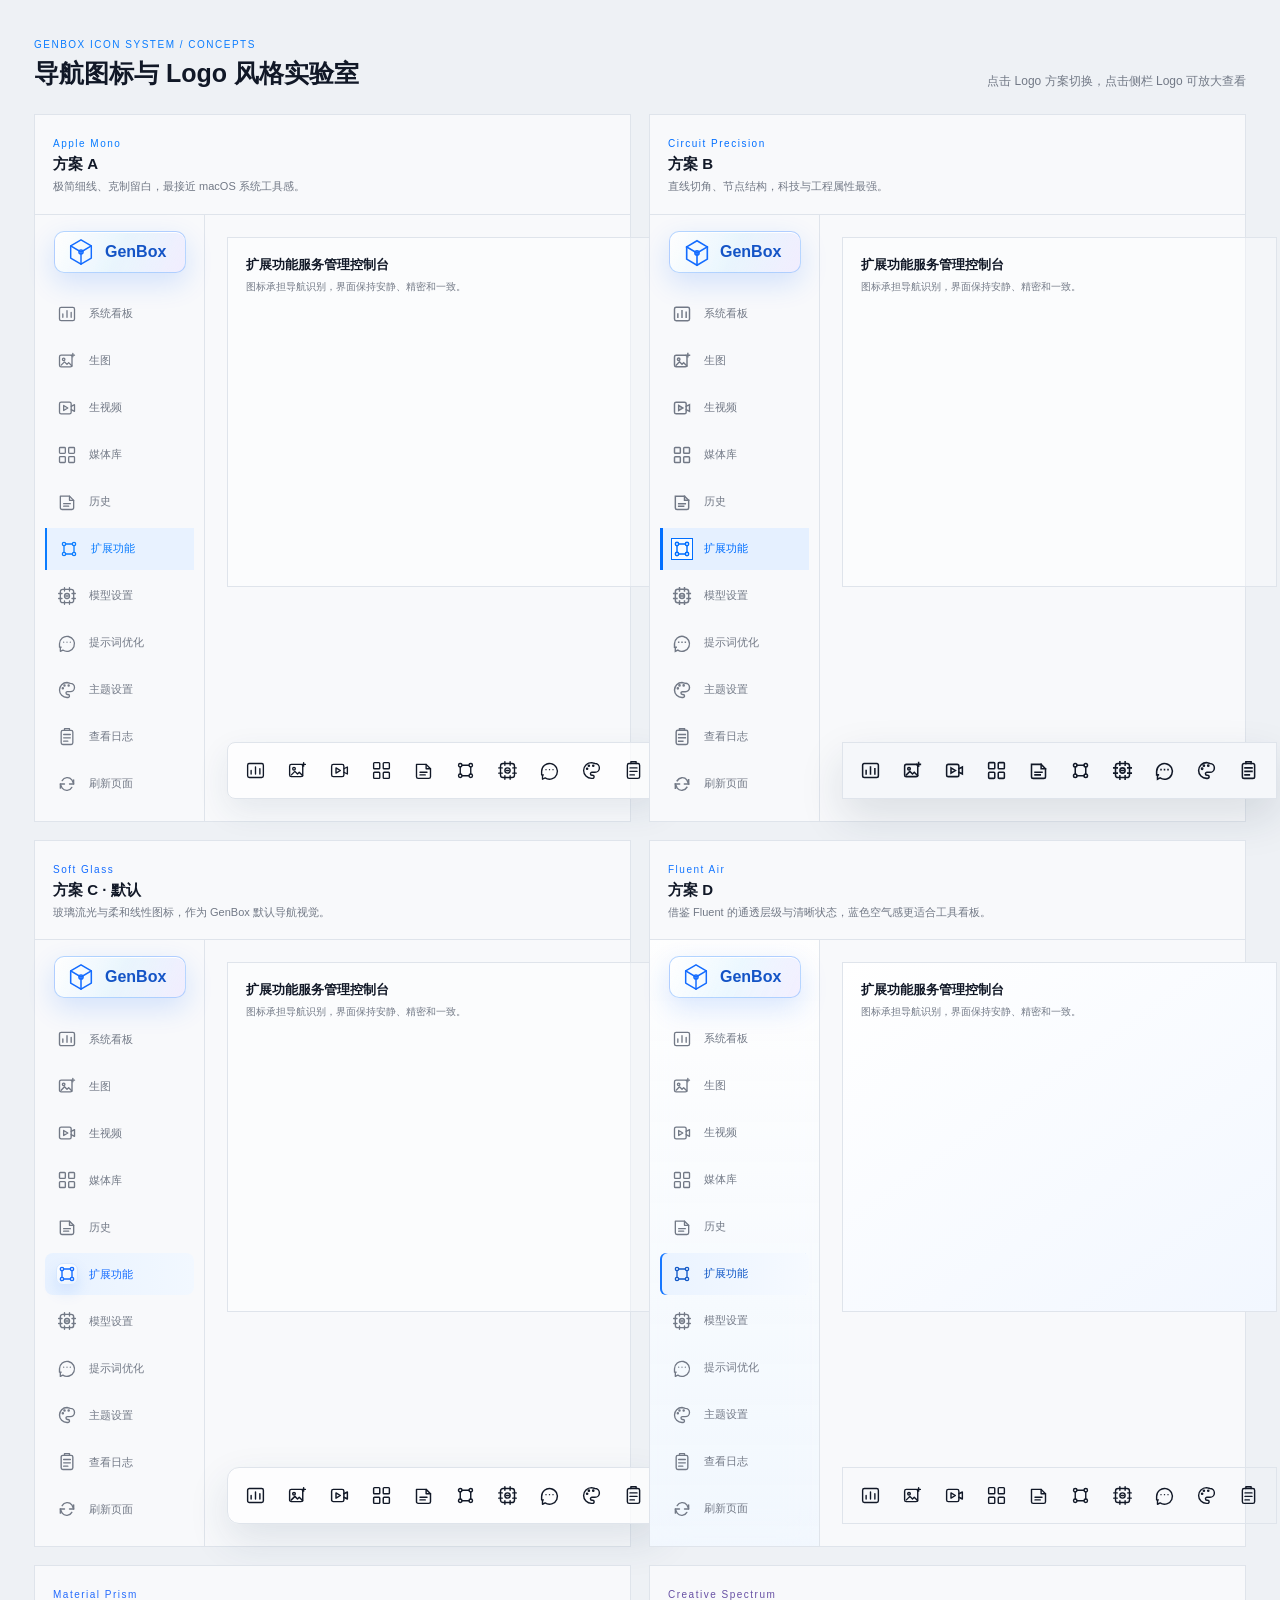
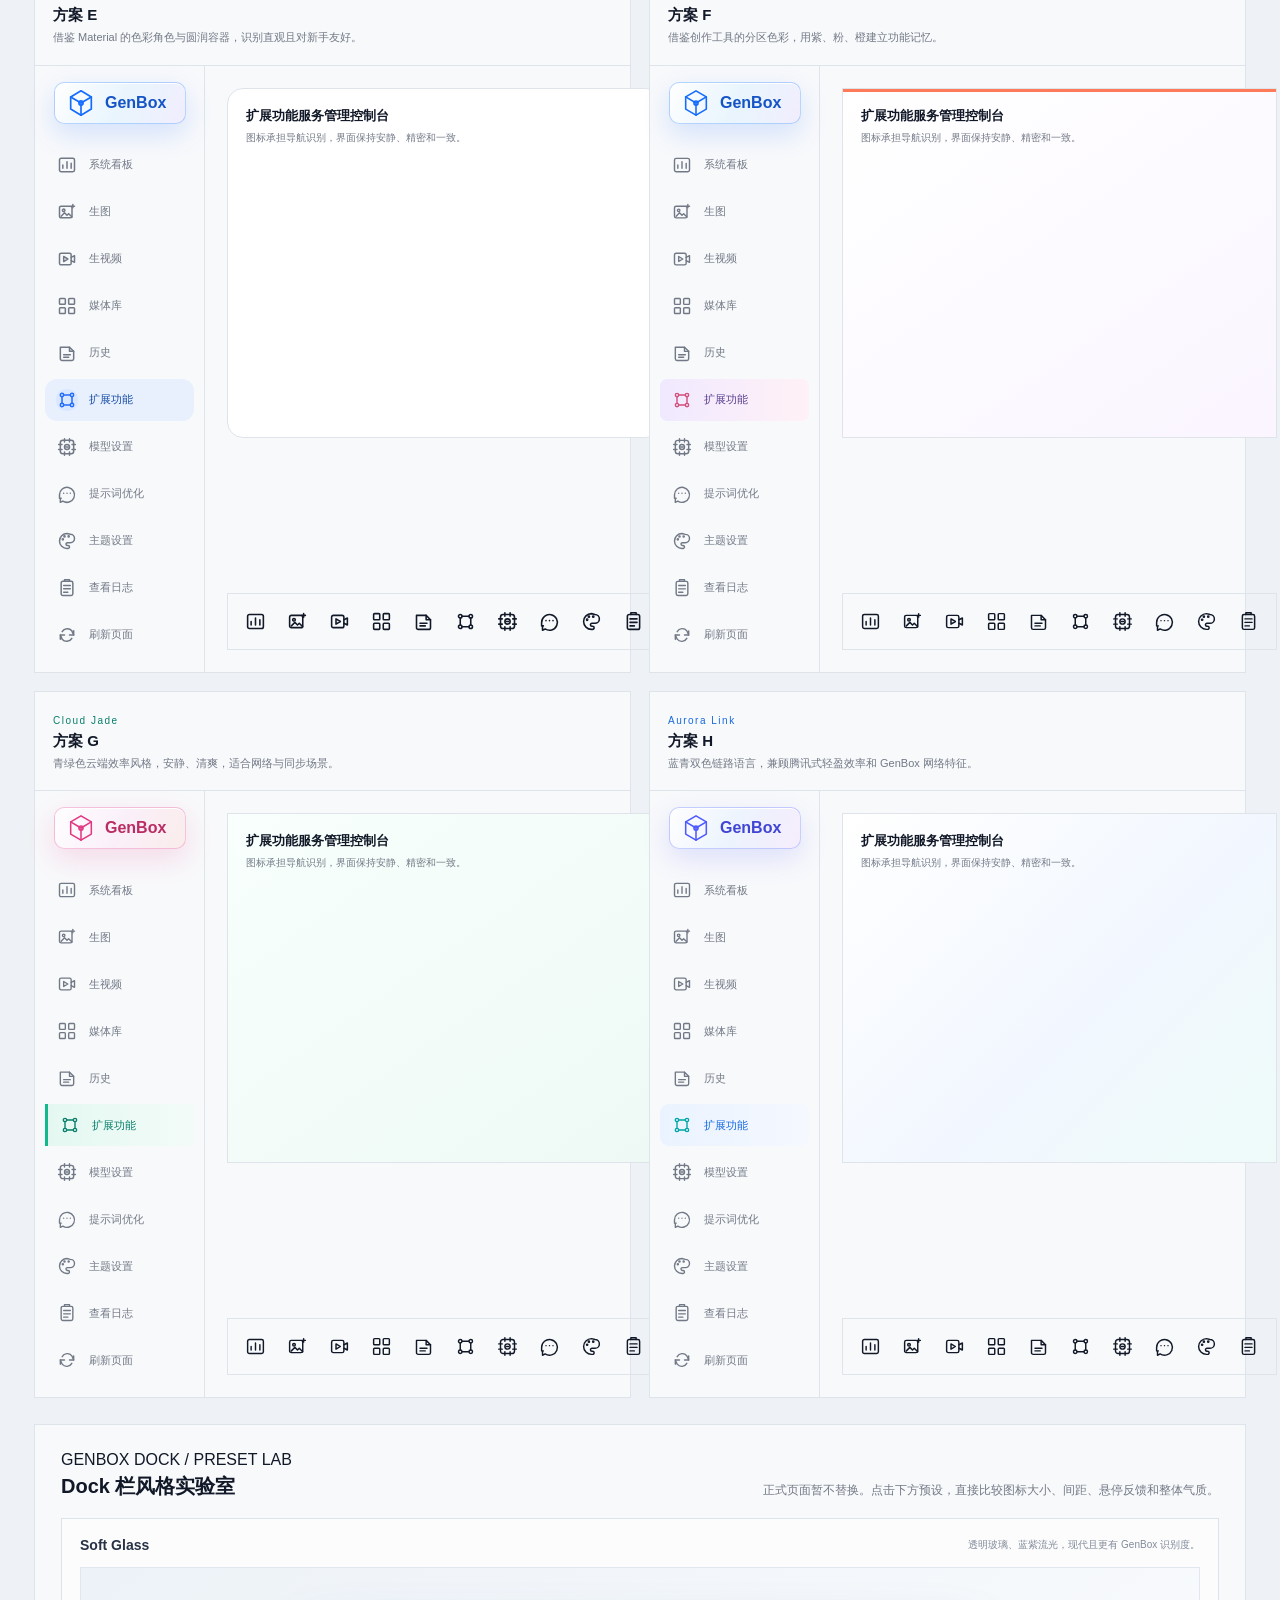
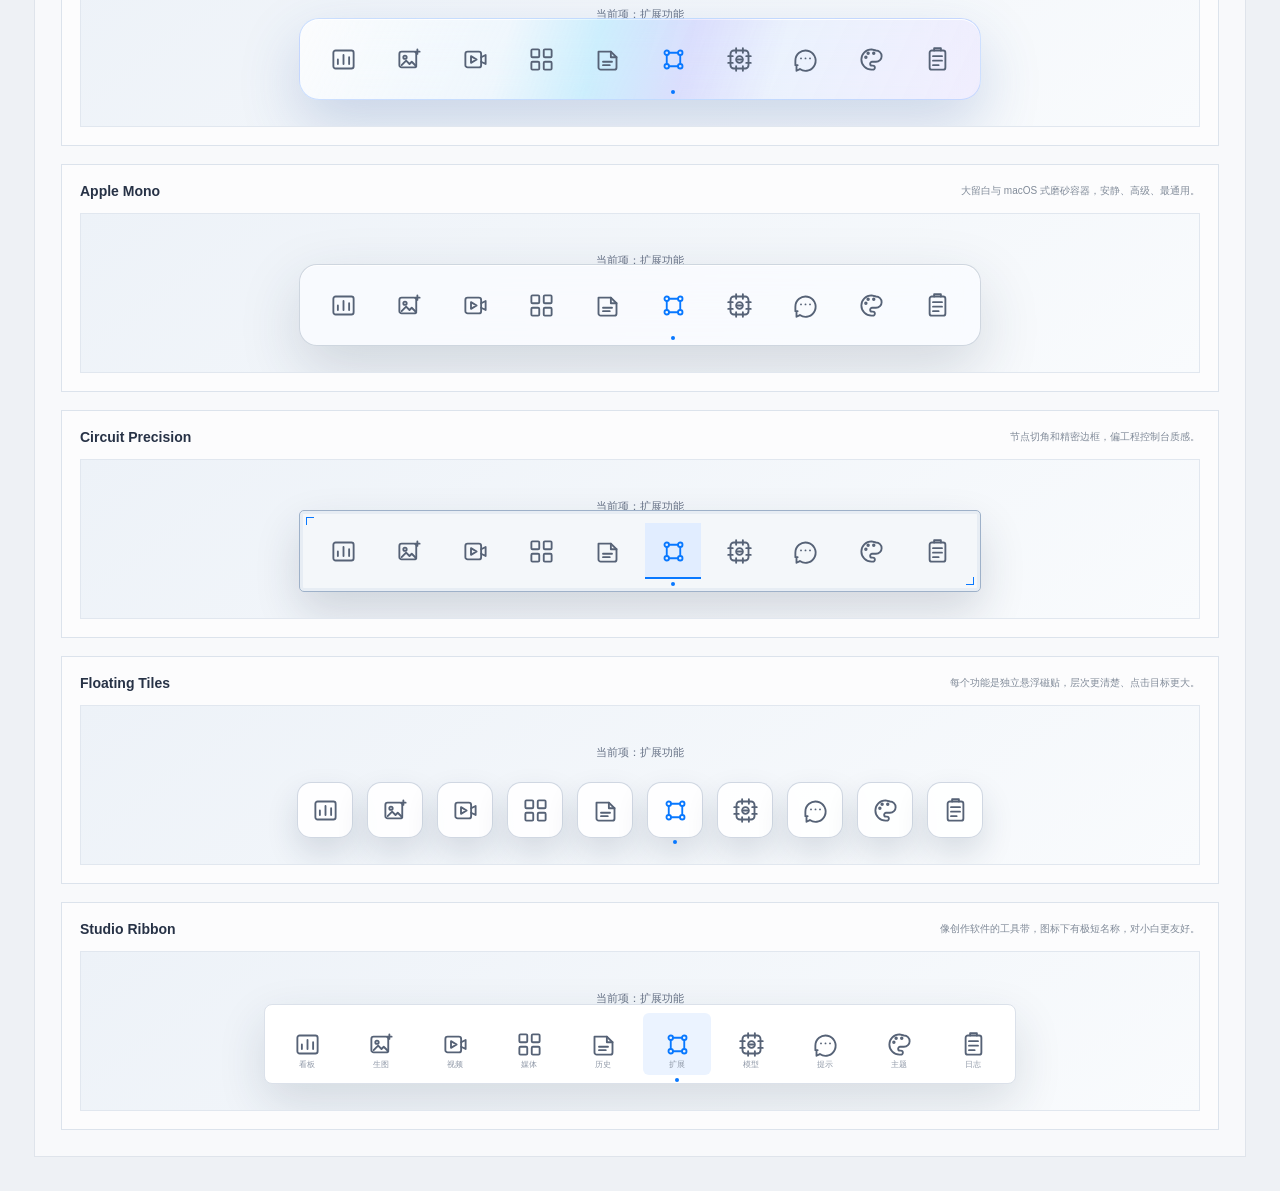
<file: static/icon-style-preview.html>
<!doctype html>
<html lang="zh-CN"><head><meta charset="utf-8"><meta name="viewport" content="width=device-width,initial-scale=1"><title>GenBox Icon Lab</title><style>
:root{--bg:#eef1f5;--panel:#f8f9fb;--line:#dfe4eb;--text:#111827;--muted:#727986;--blue:#0a7cff;--cyan:#42d7ff}*{box-sizing:border-box}body{margin:0;background:var(--bg);font-family:-apple-system,BlinkMacSystemFont,"Segoe UI",sans-serif;color:var(--text);letter-spacing:0}.page{max-width:1460px;margin:auto;padding:34px}.head{display:flex;justify-content:space-between;align-items:end;margin-bottom:24px}.head span,.tag{font-size:10px;letter-spacing:1.5px;color:var(--blue)}h1{font-size:25px;margin:5px 0 0}.head p{margin:0;color:var(--muted);font-size:12px}.grid{display:grid;grid-template-columns:repeat(2,1fr);gap:18px}.option{background:var(--panel);border:1px solid var(--line);min-width:0}.option-head{padding:18px;border-bottom:1px solid var(--line)}.option-head h2{font-size:15px;margin:4px 0}.option-head p{font-size:11px;color:var(--muted);margin:0;line-height:1.6}.demo{display:grid;grid-template-columns:170px 1fr;min-height:520px}.side{padding:16px 10px;border-right:1px solid var(--line)}.brand{width:42px;height:42px;margin:0 9px 20px;display:grid;place-items:center;color:var(--blue)}.nav{display:grid;gap:5px}.item{display:flex;align-items:center;gap:11px;height:42px;padding:0 11px;color:var(--muted);font-size:11px}.item.active{color:var(--blue)}.ico{width:22px;height:22px;display:grid;place-items:center;flex:0 0 auto}.ico svg{width:20px;height:20px}.main{padding:22px;display:flex;flex-direction:column;justify-content:space-between}.canvas{border:1px solid var(--line);height:350px;padding:18px;background:rgba(255,255,255,.36)}.canvas h3{font-size:13px;margin:0 0 6px}.canvas p{font-size:10px;color:var(--muted);margin:0}.dock{align-self:center;display:flex;gap:5px;padding:9px;border:1px solid var(--line)}.dock .ico{width:37px;height:37px}.dock .ico svg{width:21px;height:21px}.a .ico svg{fill:none;stroke:currentColor;stroke-width:1.55;stroke-linecap:round;stroke-linejoin:round}.a .item.active{background:#e8f2ff;border-left:2px solid var(--blue)}.a .brand,.a .dock{background:rgba(255,255,255,.72);box-shadow:0 12px 32px rgba(31,62,97,.09);border-radius:8px}.b{--blue:#006eff}.b .ico svg{fill:none;stroke:currentColor;stroke-width:1.75;stroke-linecap:square;stroke-linejoin:miter}.b .item.active{background:#e5f0ff;box-shadow:inset 3px 0 var(--blue)}.b .ico{border:1px solid transparent}.b .item.active .ico{border-color:currentColor;background:#f6faff}.b .brand{border:1px solid var(--blue);box-shadow:inset 0 0 0 4px rgba(0,110,255,.08)}.b .dock{background:#f5f7fa;box-shadow:0 18px 44px rgba(24,43,68,.13)}.c{--blue:#146cff}.c .ico svg{fill:none;stroke:currentColor;stroke-width:1.65;stroke-linecap:round;stroke-linejoin:round}.c .item.active{background:linear-gradient(90deg,#e8f2ff,#f2f8ff);border-radius:8px}.c .item.active .ico,.c .dock .ico:hover{background:linear-gradient(145deg,#fff,#e8f2ff);border:1px solid #d6e7ff;border-radius:7px;box-shadow:0 7px 16px rgba(20,108,255,.12)}.c .brand{position:relative;padding:7px 11px!important;color:#146cff;border:1px solid rgba(107,170,255,.48);border-radius:10px!important;background:linear-gradient(115deg,rgba(255,255,255,.82),rgba(221,242,255,.56),rgba(237,231,255,.66))!important;box-shadow:0 10px 28px rgba(20,108,255,.16),inset 0 1px 0 rgba(255,255,255,.92)!important;overflow:hidden}.c .brand:after{content:"";position:absolute;inset:-40% -25%;background:linear-gradient(105deg,transparent 35%,rgba(87,211,255,.28) 48%,rgba(125,99,255,.2) 55%,transparent 68%);transform:translateX(-55%);animation:logoShimmer 4s ease-in-out infinite;pointer-events:none}.c .brand .ico,.c .brand-word{position:relative;z-index:1}.c .brand svg{stroke:#146cff!important}.c .brand-word{color:#1454c6}@keyframes logoShimmer{0%,45%{transform:translateX(-55%)}70%,100%{transform:translateX(55%)}}.c .dock{border-radius:12px;background:rgba(255,255,255,.72);box-shadow:0 16px 40px rgba(31,62,97,.12)}.d{--blue:#1677ff}.d .ico svg{fill:none;stroke:currentColor;stroke-width:1.6;stroke-linecap:round;stroke-linejoin:round}.d .item.active{color:#1158c7;background:linear-gradient(90deg,#eaf3ff,#f6faff);border-radius:6px;box-shadow:inset 2px 0 #1677ff}.d .side{background:linear-gradient(180deg,rgba(255,255,255,.78),rgba(239,246,255,.72));backdrop-filter:blur(18px)}.d .canvas{background:linear-gradient(145deg,#fff,#f2f7ff)}.e{--blue:#246bfd}.e .ico svg{fill:none;stroke:currentColor;stroke-width:1.8;stroke-linecap:round;stroke-linejoin:round}.e .item{border-radius:12px}.e .item.active{color:#174ea6;background:#e8f0fe}.e .item.active .ico{color:#246bfd;background:#d9e7ff;border-radius:10px}.e .canvas{border-radius:16px;background:#fff}.f{--blue:#6750a4}.f .ico svg{fill:none;stroke:currentColor;stroke-width:1.7;stroke-linecap:round;stroke-linejoin:round}.f .item.active{color:#5b3f91;background:linear-gradient(90deg,#f0e9ff,#fff1f6);border-radius:7px}.f .item.active .ico{color:#d14f7b}.f .canvas{background:linear-gradient(145deg,#fff,#faf5ff);box-shadow:inset 0 3px #ff7a59}.g{--blue:#087f6b}.g .ico svg{fill:none;stroke:currentColor;stroke-width:1.65;stroke-linecap:round;stroke-linejoin:round}.g .item.active{color:#087f6b;background:linear-gradient(90deg,#e4f8f1,#f3fbf8);border-left:3px solid #14b88a}.g .canvas{background:linear-gradient(145deg,#f8fffc,#eef9f5)}.g .brand{filter:hue-rotate(105deg) saturate(.82)}.h{--blue:#1769e0}.h .ico svg{fill:none;stroke:currentColor;stroke-width:1.65;stroke-linecap:round;stroke-linejoin:round}.h .item.active{color:#1769e0;background:linear-gradient(90deg,#eaf3ff,#f5f8ff);border-radius:9px}.h .item.active .ico{color:#00a6a6}.h .canvas{background:linear-gradient(135deg,#fff,#f2f7ff 55%,#eefbf9)}.h .brand{filter:hue-rotate(20deg)}@media(max-width:1050px){.grid{grid-template-columns:1fr}.demo{min-height:460px}}@media(max-width:600px){.page{padding:18px}.demo{grid-template-columns:140px 1fr}.head{align-items:start;gap:12px;flex-direction:column}}
.logo-chooser{display:none}.logo-choice{display:flex;align-items:center;gap:8px;padding:8px 10px;border:1px solid var(--line);background:#fff;color:var(--muted);cursor:pointer;font:inherit}.logo-choice.active{border-color:var(--blue);color:var(--blue);box-shadow:inset 2px 0 var(--blue)}.logo-choice svg{width:22px;height:22px;fill:none;stroke:currentColor;stroke-width:1.6;stroke-linecap:round;stroke-linejoin:round}.logo-choice span{font-size:10px}.brand{width:auto!important;min-width:132px;padding:0;gap:9px;display:flex;align-items:center;justify-content:flex-start;border:0;background:transparent!important;box-shadow:none!important;border-radius:0!important;color:var(--blue)}.brand svg{width:30px!important;height:30px!important}.brand .ico{width:30px;height:30px}.brand-word{white-space:nowrap}.brand-word{font-size:16px;font-weight:720;letter-spacing:0}.preview-modal{position:fixed;inset:0;display:none;place-items:center;background:rgba(18,26,38,.32);backdrop-filter:blur(10px);z-index:10}.preview-modal.open{display:grid}.modal-box{width:min(680px,90vw);padding:28px;background:#f9fbfd;border:1px solid #dce3ec;box-shadow:0 30px 90px rgba(16,32,56,.22)}.modal-logo{display:flex;align-items:center;justify-content:center;gap:18px;height:220px;color:var(--blue)}.modal-logo svg{width:84px;height:84px;fill:none;stroke:currentColor;stroke-width:1.4;stroke-linecap:round;stroke-linejoin:round}.modal-logo strong{font-size:34px;letter-spacing:.5px}.modal-actions{display:flex;justify-content:center;gap:8px}.clickable{cursor:zoom-in}.dock-lab{margin-top:26px;padding:26px;background:#f8f9fb;border:1px solid var(--line)}.dock-lab-head{display:flex;justify-content:space-between;gap:24px;align-items:end;margin-bottom:18px}.dock-lab-head h2{font-size:20px;margin:4px 0 0}.dock-lab-head p{max-width:540px;margin:0;color:var(--muted);font-size:12px;line-height:1.7}.dock-tabs{display:flex;gap:8px;flex-wrap:wrap;margin-bottom:18px}.dock-tab{border:1px solid #dbe1e9;background:#fff;padding:9px 13px;color:#687182;font:inherit;font-size:11px;cursor:pointer}.dock-tab.active{color:#096fff;border-color:#8dbdff;box-shadow:inset 0 -2px #096fff}.dock-stage{position:relative;min-height:390px;display:grid;place-items:center;overflow:hidden;border:1px solid #dce3ec;background:linear-gradient(145deg,#edf2f8,#f9fbfd)}.dock-stage:before{content:"";position:absolute;inset:0;background-image:linear-gradient(rgba(69,91,121,.045) 1px,transparent 1px),linear-gradient(90deg,rgba(69,91,121,.045) 1px,transparent 1px);background-size:28px 28px}.dock-scene{position:relative;width:min(880px,calc(100% - 48px));height:300px;padding:24px;border:1px solid rgba(124,143,169,.18);background:rgba(255,255,255,.34)}.dock-scene-copy{font-size:11px;color:#8b94a2}.dock-scene-copy strong{display:block;margin-bottom:4px;color:#273246;font-size:15px}.dock-preview{position:absolute;left:50%;bottom:32px;transform:translateX(-50%);display:flex;align-items:flex-end;gap:10px;padding:12px 15px;color:#566276}.dock-preview .dock-app{position:relative;width:56px;height:56px;display:grid;place-items:center;flex:0 0 auto;cursor:pointer;transition:transform .18s ease,color .18s ease,background .18s ease,box-shadow .18s ease}.dock-preview .dock-app .ico{width:30px;height:30px}.dock-preview .dock-app svg{width:27px;height:27px;fill:none;stroke:currentColor;stroke-width:1.65;stroke-linecap:round;stroke-linejoin:round}.dock-preview .dock-app:hover{transform:translateY(-10px) scale(1.16);color:#0878ff}.dock-preview .dock-app.active{color:#0878ff}.dock-preview .dock-app.active:after{content:"";position:absolute;bottom:-7px;width:4px;height:4px;border-radius:50%;background:currentColor}.dock-name{position:absolute;left:50%;bottom:110px;transform:translateX(-50%);font-size:11px;color:#697488;white-space:nowrap}.dock-note{position:absolute;left:24px;right:24px;bottom:20px;text-align:center;color:#8992a0;font-size:10px}.dock-preview.apple{border:1px solid rgba(180,190,204,.62);border-radius:18px;background:rgba(250,252,255,.78);box-shadow:0 22px 60px rgba(38,55,78,.17),inset 0 1px rgba(255,255,255,.92);backdrop-filter:blur(22px)}.dock-preview.circuit{border:1px solid #9eb1c9;border-radius:5px;background:#f4f7fa;box-shadow:0 20px 45px rgba(28,45,66,.16),inset 0 0 0 3px #e7edf4}.dock-preview.circuit:before,.dock-preview.circuit:after{content:"";position:absolute;width:7px;height:7px;border:1px solid #0878ff}.dock-preview.circuit:before{left:6px;top:6px;border-right:0;border-bottom:0}.dock-preview.circuit:after{right:6px;bottom:6px;border-left:0;border-top:0}.dock-preview.circuit .dock-app.active{background:#e1edff;box-shadow:inset 0 -2px #0878ff}.dock-preview.glass{border:1px solid rgba(142,183,255,.42);border-radius:20px;background:linear-gradient(115deg,rgba(255,255,255,.72),rgba(218,240,255,.48),rgba(235,228,255,.54));box-shadow:0 24px 60px rgba(50,91,163,.22),inset 0 1px rgba(255,255,255,.94);backdrop-filter:blur(24px)}.dock-preview.glass:before{content:"";position:absolute;inset:0;border-radius:inherit;background:linear-gradient(105deg,transparent 30%,rgba(73,211,255,.18),rgba(139,104,255,.15),transparent 70%);animation:logoShimmer 4s ease-in-out infinite}.dock-preview.glass .dock-app{z-index:1}.dock-preview.floating{gap:14px;padding:0;background:transparent}.dock-preview.floating .dock-app{border:1px solid rgba(190,200,215,.72);border-radius:14px;background:rgba(255,255,255,.88);box-shadow:0 15px 32px rgba(27,47,75,.14)}.dock-preview.command{padding:8px;border-radius:12px;background:#111723;color:#aeb9c9;box-shadow:0 24px 60px rgba(7,12,20,.34)}.dock-preview.command .dock-app{width:52px;height:52px;border-radius:8px}.dock-preview.command .dock-app:hover,.dock-preview.command .dock-app.active{color:#63e6ff;background:#1d2a3c;box-shadow:inset 0 0 0 1px rgba(99,230,255,.28)}.dock-preview.ribbon{gap:6px;padding:8px;border-radius:8px;background:#fff;border:1px solid #dbe1ea;box-shadow:0 18px 48px rgba(30,47,70,.14)}.dock-preview.ribbon .dock-app{width:68px;height:62px;border-radius:6px}.dock-preview.ribbon .dock-app:before{content:attr(data-short);position:absolute;bottom:5px;font-size:8px;color:#9099a8}.dock-preview.ribbon .dock-app.active{background:#ebf3ff}.dock-preview.orbit{gap:12px;padding:10px 14px;border-radius:28px;background:#182032;color:#aebad0;box-shadow:0 26px 65px rgba(8,16,32,.36)}.dock-preview.orbit .dock-app{border-radius:50%;background:#222d43}.dock-preview.orbit .dock-app:hover,.dock-preview.orbit .dock-app.active{color:#75dfff;background:#293956;box-shadow:0 0 0 1px rgba(117,223,255,.35),0 0 24px rgba(54,176,255,.22)}.brand{position:relative!important;padding:7px 11px!important;color:#146cff!important;border:1px solid rgba(107,170,255,.48)!important;border-radius:10px!important;background:linear-gradient(115deg,rgba(255,255,255,.82),rgba(221,242,255,.56),rgba(237,231,255,.66))!important;box-shadow:0 10px 28px rgba(20,108,255,.16),inset 0 1px rgba(255,255,255,.92)!important;overflow:hidden}.brand:after{content:"";position:absolute;inset:-40% -25%;background:linear-gradient(105deg,transparent 35%,rgba(87,211,255,.28) 48%,rgba(125,99,255,.2) 55%,transparent 68%);transform:translateX(-55%);animation:logoShimmer 4s ease-in-out infinite;pointer-events:none}.brand .ico,.brand-word{position:relative;z-index:1}.brand svg{stroke:#146cff!important}.brand-word{color:#1454c6!important}.dock-gallery{display:grid;gap:18px}.dock-card{padding:18px;border:1px solid #dce3ec;background:rgba(255,255,255,.48)}.dock-card-head{display:flex;justify-content:space-between;gap:20px;margin-bottom:14px}.dock-card-head strong{font-size:14px;color:#273246}.dock-card-head span{max-width:520px;text-align:right;font-size:10px;line-height:1.6;color:#818b99}.dock-card-stage{position:relative;height:160px;overflow:auto;background:linear-gradient(145deg,#edf2f8,#f9fbfd);border:1px solid #e1e7ef}.dock-card-stage .dock-preview{bottom:26px}.dock-card-stage .dock-name{bottom:104px}@media(max-width:760px){.dock-lab{padding:18px}.dock-lab-head{align-items:start;flex-direction:column}.dock-stage{min-height:330px}.dock-scene{width:calc(100% - 24px);overflow:auto}.dock-preview{left:24px;transform:none}.dock-name{display:none}}</style></head><body>
<svg width="0" height="0" style="position:absolute"><defs>
<symbol id="bolt" viewBox="0 0 24 24"><path d="M13.5 2 5 13h6l-.5 9L19 10h-6l.5-8Z"/></symbol>
<symbol id="dashboard" viewBox="0 0 24 24"><rect x="3" y="4" width="18" height="16" rx="2"/><path d="M7 16v-4m5 4V8m5 8v-6"/></symbol>
<symbol id="image" viewBox="0 0 24 24"><rect x="3" y="5" width="15" height="14" rx="2"/><circle cx="8" cy="10" r="1.5"/><path d="m5 17 4-4 3 3 2-2 4 4M19 3v4m-2-2h4"/></symbol>
<symbol id="video" viewBox="0 0 24 24"><rect x="3" y="5" width="14" height="14" rx="2"/><path d="m17 10 4-2v8l-4-2M8 9l5 3-5 3Z"/></symbol>
<symbol id="gallery" viewBox="0 0 24 24"><rect x="3" y="3" width="7" height="7" rx="1"/><rect x="14" y="3" width="7" height="7" rx="1"/><rect x="3" y="14" width="7" height="7" rx="1"/><rect x="14" y="14" width="7" height="7" rx="1"/></symbol>
<symbol id="history" viewBox="0 0 24 24"><path d="M4 5h11l5 5v9a2 2 0 0 1-2 2H6a2 2 0 0 1-2-2Z"/><path d="M15 5v5h5M8 14h8m-8 3h6"/></symbol>
<symbol id="extension" viewBox="0 0 24 24"><circle cx="6" cy="6" r="2"/><circle cx="18" cy="6" r="2"/><circle cx="6" cy="18" r="2"/><circle cx="18" cy="18" r="2"/><path d="M8 6h8M6 8v8m12-8v8M8 18h8"/></symbol>
<symbol id="settings" viewBox="0 0 24 24"><rect x="4" y="4" width="16" height="16" rx="3"/><path d="M9 2v4m6-4v4M9 18v4m6-4v4M2 9h4m12 0h4M2 15h4m12 0h4"/><circle cx="12" cy="12" r="3"/><path d="M10.5 12h3"/></symbol>
<symbol id="prompt" viewBox="0 0 24 24"><path d="M5 17H3v-4a9 9 0 1 1 4 7.5L4 22v-4"/><path d="M8 11h.01M12 11h.01M16 11h.01"/></symbol>
<symbol id="theme" viewBox="0 0 24 24"><path d="M12 3a9 9 0 1 0 0 18h1.2a1.8 1.8 0 0 0 0-3.6h-.7a1.7 1.7 0 0 1 0-3.4H16a5 5 0 0 0 0-10Z"/><circle cx="7" cy="10" r=".7"/><circle cx="9" cy="6.5" r=".7"/><circle cx="14" cy="6.5" r=".7"/></symbol>
<symbol id="log" viewBox="0 0 24 24"><rect x="5" y="4" width="14" height="17" rx="2"/><path d="M9 4V2h6v2M8 9h8m-8 4h8m-8 4h5"/></symbol>
<symbol id="refresh" viewBox="0 0 24 24"><path d="M20 7v5h-5M4 17v-5h5"/><path d="M6.2 8a7 7 0 0 1 11.6-1L20 12M4 12l2.2 5a7 7 0 0 0 11.6-1"/></symbol>
<symbol id="logo-box" viewBox="0 0 32 32"><path d="M16 3 27 9.5v13L16 29 5 22.5v-13Z"/><path d="m5 9.5 11 6.5 11-6.5M16 16v13"/><circle cx="16" cy="16" r="2.2"/></symbol><symbol id="logo-g" viewBox="0 0 32 32"><path d="M24.5 9A11 11 0 1 0 25 22"/><path d="M18 16h9v9M27 16l-8 8"/></symbol><symbol id="logo-pixel" viewBox="0 0 32 32"><rect x="4" y="4" width="10" height="10" rx="2"/><rect x="18" y="4" width="10" height="10" rx="2"/><rect x="4" y="18" width="10" height="10" rx="2"/><path d="M18 18h4v4h-4zm6 0h4v4h-4zm0 6h4v4h-4zm-6 0h4v4h-4z"/></symbol><symbol id="logo-node" viewBox="0 0 32 32"><circle cx="7" cy="7" r="3"/><circle cx="25" cy="7" r="3"/><circle cx="7" cy="25" r="3"/><circle cx="25" cy="25" r="3"/><circle cx="16" cy="16" r="3.5"/><path d="m9.2 9.2 4.3 4.3m5-5 4.3-4.3m-13.6 18 4.3-4.3m5 0 4.3 4.3"/></symbol><symbol id="logo-aperture" viewBox="0 0 36 36"><path d="M8 6h20l5 8-5 16H8L3 14Z"/><path d="m3 14 10 4 5-12 5 12 10-4M13 18l5 12 5-12Z"/><circle cx="18" cy="18" r="3"/></symbol><symbol id="logo-flow" viewBox="0 0 36 36"><path d="M5 10h13a6 6 0 0 1 6 6v10"/><path d="m19 21 5 5 5-5"/><circle cx="7" cy="10" r="3"/><circle cx="29" cy="10" r="3"/><path d="M18 10h8"/></symbol><symbol id="logo-core" viewBox="0 0 36 36"><path d="M11 6h14l7 12-7 12H11L4 18Z"/><circle cx="18" cy="18" r="6"/><path d="M18 6v6m0 12v6M4 18h8m12 0h8"/></symbol><symbol id="logo-media" viewBox="0 0 36 36"><path d="M6 9h21a3 3 0 0 1 3 3v15H9a3 3 0 0 1-3-3Z"/><path d="m9 23 6-6 5 5 3-3 7 7"/><circle cx="24" cy="14" r="2"/><path d="M10 5h20a2 2 0 0 1 2 2v16"/></symbol><symbol id="logo-gb" viewBox="0 0 36 36"><path d="M17 9a9 9 0 1 0 0 18h3v-8h-6"/><path d="M22 9h5a4 4 0 0 1 0 8h-5Zm0 8h6a5 5 0 0 1 0 10h-6Z"/></symbol></defs></svg>
<div class="page"><div class="head"><div><span>GENBOX ICON SYSTEM / CONCEPTS</span><h1>&#23548;&#33322;&#22270;&#26631;&#19982; Logo &#39118;&#26684;&#23454;&#39564;&#23460;</h1><div class="logo-chooser" id="logoChooser"></div></div><p>&#28857;&#20987; Logo &#26041;&#26696;&#20999;&#25442;&#65292;&#28857;&#20987;&#20391;&#26639; Logo &#21487;&#25918;&#22823;&#26597;&#30475;</p></div><div class="grid" id="grid"></div><section class="dock-lab" id="dock-lab"><div class="dock-lab-head"><div><span>GENBOX DOCK / PRESET LAB</span><h2>Dock &#26639;&#39118;&#26684;&#23454;&#39564;&#23460;</h2></div><p>&#27491;&#24335;&#39029;&#38754;&#26242;&#19981;&#26367;&#25442;&#12290;&#28857;&#20987;&#19979;&#26041;&#39044;&#35774;&#65292;&#30452;&#25509;&#27604;&#36739;&#22270;&#26631;&#22823;&#23567;&#12289;&#38388;&#36317;&#12289;&#24748;&#20572;&#21453;&#39304;&#21644;&#25972;&#20307;&#27668;&#36136;&#12290;</p></div><div class="dock-gallery" id="dockGallery"></div><div class="dock-stage" style="display:none"><div class="dock-scene"><div class="dock-scene-copy"><strong id="dockTitle"></strong><span id="dockDescription"></span></div><div class="dock-name" id="dockName"></div><div class="dock-preview" id="dockPreview"></div><div class="dock-note">&#23558;&#40736;&#26631;&#31227;&#21040;&#22270;&#26631;&#19978;&#65292;&#21487;&#39044;&#35272;&#25918;&#22823;&#21644;&#25260;&#21319;&#25928;&#26524;</div></div></div></section></div><div class="preview-modal" id="previewModal" onclick="if(event.target===this)closeLogoPreview()"><div class="modal-box"><div class="modal-logo" id="modalLogo"></div><div class="modal-actions"><button class="logo-choice" onclick="closeLogoPreview()">&#20851;&#38381;&#39044;&#35272;</button></div></div></div>
<script>
const items=[['dashboard','\u7cfb\u7edf\u770b\u677f'],['image','\u751f\u56fe'],['video','\u751f\u89c6\u9891'],['gallery','\u5a92\u4f53\u5e93'],['history','\u5386\u53f2'],['extension','\u6269\u5c55\u529f\u80fd'],['settings','\u6a21\u578b\u8bbe\u7f6e'],['prompt','\u63d0\u793a\u8bcd\u4f18\u5316'],['theme','\u4e3b\u9898\u8bbe\u7f6e'],['log','\u67e5\u770b\u65e5\u5fd7'],['refresh','\u5237\u65b0\u9875\u9762']];const options=[['a','\u65b9\u6848 A','Apple Mono','\u6781\u7b80\u7ec6\u7ebf\u3001\u514b\u5236\u7559\u767d\uff0c\u6700\u63a5\u8fd1 macOS \u7cfb\u7edf\u5de5\u5177\u611f\u3002'],['b','\u65b9\u6848 B','Circuit Precision','\u76f4\u7ebf\u5207\u89d2\u3001\u8282\u70b9\u7ed3\u6784\uff0c\u79d1\u6280\u4e0e\u5de5\u7a0b\u5c5e\u6027\u6700\u5f3a\u3002'],['c','方案 C · 默认','Soft Glass','玻璃流光与柔和线性图标，作为 GenBox 默认导航视觉。'],['d','方案 D','Fluent Air','借鉴 Fluent 的通透层级与清晰状态，蓝色空气感更适合工具看板。'],['e','方案 E','Material Prism','借鉴 Material 的色彩角色与圆润容器，识别直观且对新手友好。'],['f','方案 F','Creative Spectrum','借鉴创作工具的分区色彩，用紫、粉、橙建立功能记忆。'],['g','方案 G','Cloud Jade','青绿色云端效率风格，安静、清爽，适合网络与同步场景。'],['h','方案 H','Aurora Link','蓝青双色链路语言，兼顾腾讯式轻盈效率和 GenBox 网络特征。']];const dockPresets=[['glass','Soft Glass','透明玻璃、蓝紫流光，现代且更有 GenBox 识别度。'],['apple','Apple Mono','\u5927\u7559\u767d\u4e0e macOS \u5f0f\u78e8\u7802\u5bb9\u5668\uff0c\u5b89\u9759\u3001\u9ad8\u7ea7\u3001\u6700\u901a\u7528\u3002'],['circuit','Circuit Precision','\u8282\u70b9\u5207\u89d2\u548c\u7cbe\u5bc6\u8fb9\u6846\uff0c\u504f\u5de5\u7a0b\u63a7\u5236\u53f0\u8d28\u611f\u3002'],['floating','Floating Tiles','\u6bcf\u4e2a\u529f\u80fd\u662f\u72ec\u7acb\u60ac\u6d6e\u78c1\u8d34\uff0c\u5c42\u6b21\u66f4\u6e05\u695a\u3001\u70b9\u51fb\u76ee\u6807\u66f4\u5927\u3002'],['ribbon','Studio Ribbon','\u50cf\u521b\u4f5c\u8f6f\u4ef6\u7684\u5de5\u5177\u5e26\uff0c\u56fe\u6807\u4e0b\u6709\u6781\u77ed\u540d\u79f0\uff0c\u5bf9\u5c0f\u767d\u66f4\u53cb\u597d\u3002']];const logos=[['logo-aperture','Aperture'],['logo-box','GenBox Cube'],['logo-flow','Flow Link'],['logo-core','AI Core'],['logo-media','Media Box'],['logo-gb','GB Monogram']];let selectedLogo='logo-box';let selectedDock='glass';const icon=id=>'<span class="ico"><svg aria-hidden="true"><use href="#'+id+'"/></svg></span>';function render(){document.getElementById('logoChooser').innerHTML=logos.map(x=>'<button type="button" class="logo-choice '+(x[0]===selectedLogo?'active':'')+'" data-logo="'+x[0]+'">'+icon(x[0])+'<span>'+x[1]+'</span></button>').join('');document.getElementById('logoChooser').querySelectorAll('[data-logo]').forEach(button=>button.addEventListener('click',()=>selectLogo(button.dataset.logo)));document.getElementById('grid').innerHTML=options.map(o=>'<section class="option '+o[0]+'"><div class="option-head"><span class="tag">'+o[2]+'</span><h2>'+o[1]+'</h2><p>'+o[3]+'</p></div><div class="demo"><aside class="side"><div class="brand clickable" onclick="openLogoPreview()">'+icon(selectedLogo)+'<span class="brand-word">GenBox</span></div><nav class="nav">'+items.map((x,i)=>'<div class="item '+(i===5?'active':'')+'">'+icon(x[0])+'<span>'+x[1]+'</span></div>').join('')+'</nav></aside><main class="main"><div class="canvas"><h3>\u6269\u5c55\u529f\u80fd\u670d\u52a1\u7ba1\u7406\u63a7\u5236\u53f0</h3><p>\u56fe\u6807\u627f\u62c5\u5bfc\u822a\u8bc6\u522b\uff0c\u754c\u9762\u4fdd\u6301\u5b89\u9759\u3001\u7cbe\u5bc6\u548c\u4e00\u81f4\u3002</p></div><div class="dock">'+items.slice(0,10).map(x=>icon(x[0])).join('')+'</div></main></div></section>').join('');renderDock()}
function dockMarkup(preset){const short=['看板','生图','视频','媒体','历史','扩展','模型','提示','主题','日志'];return '<article class="dock-card"><div class="dock-card-head"><strong>'+preset[1]+'</strong><span>'+preset[2]+'</span></div><div class="dock-card-stage"><div class="dock-name">当前项：扩展功能</div><div class="dock-preview '+preset[0]+'">'+items.slice(0,10).map((x,i)=>'<div class="dock-app '+(i===5?'active':'')+'" title="'+x[1]+'" data-short="'+short[i]+'">'+icon(x[0])+'</div>').join('')+'</div></div></article>'}
function renderDock(){document.getElementById('dockGallery').innerHTML=dockPresets.map(dockMarkup).join('')}
function selectLogo(id){selectedLogo=id;render()}function selectDock(id){selectedDock=id;renderDock()}function openLogoPreview(){document.getElementById('modalLogo').innerHTML=icon(selectedLogo)+'<strong>GenBox</strong>';document.getElementById('previewModal').classList.add('open')}function closeLogoPreview(){document.getElementById('previewModal').classList.remove('open')}render();
</script></body></html>
</file>
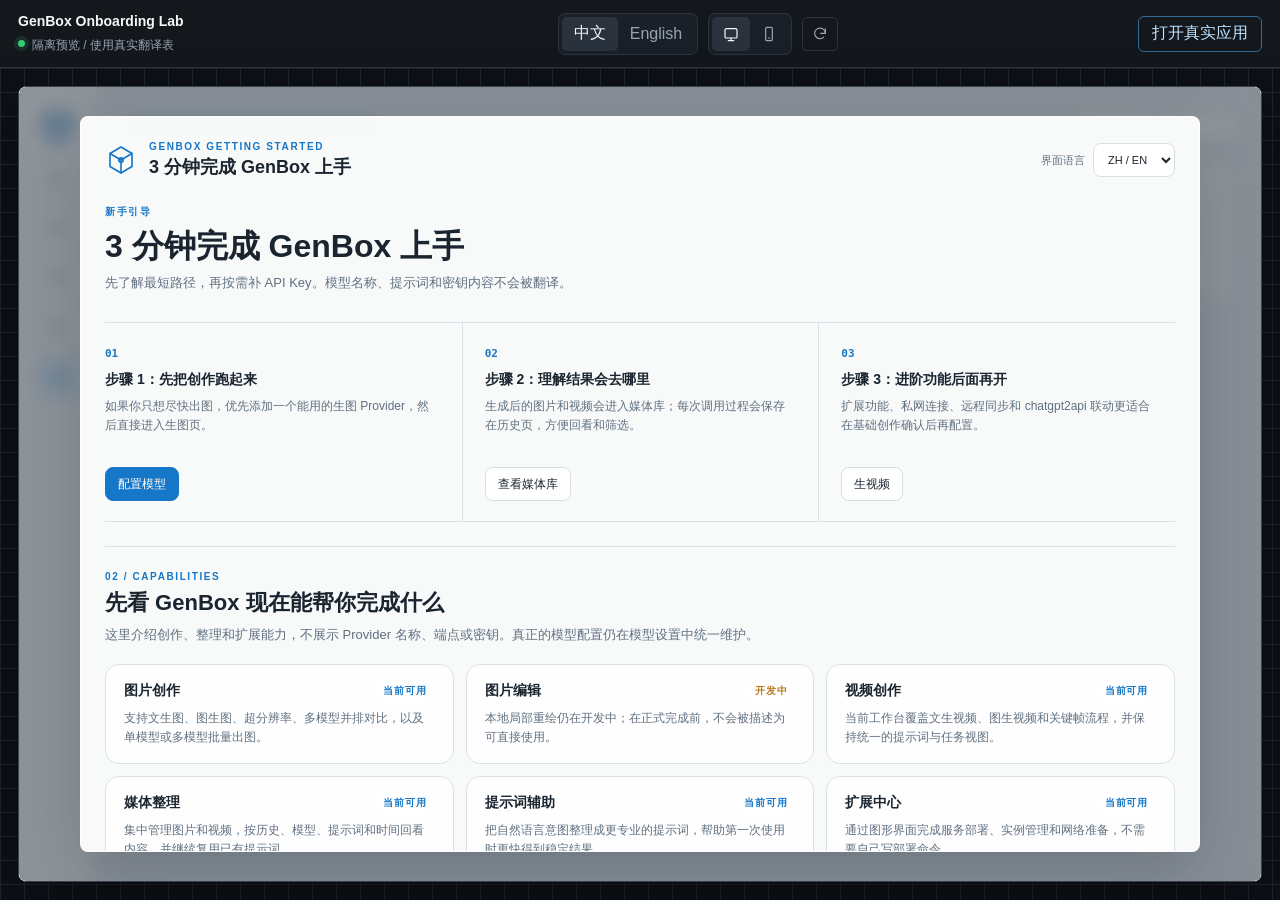
<file: static/onboarding-lab.html>
<!doctype html>
<html lang="zh-CN">
<head>
  <meta charset="utf-8">
  <meta name="viewport" content="width=device-width,initial-scale=1">
  <title>GenBox Onboarding Lab</title>
  <style>
    :root {
      color-scheme: dark;
      --lab-bg: #0b0d10;
      --lab-surface: #14181d;
      --lab-line: #2b343e;
      --lab-text: #f4f7fa;
      --lab-muted: #98a4b3;
      --app-bg: #eef3f8;
      --app-panel: rgba(255,255,255,.94);
      --app-surface: rgba(255,255,255,.88);
      --app-line: #d9e1e8;
      --app-text: #1b2530;
      --app-muted: #607080;
      --accent: #1677c8;
      --accent-soft: #e3f2ff;
      --success: #1f9d5a;
      --warning: #b7791f;
    }
    * { box-sizing: border-box; }
    html, body { height: 100%; }
    body {
      margin: 0;
      overflow: hidden;
      background: var(--lab-bg);
      color: var(--lab-text);
      font-family: "Segoe UI", "PingFang SC", "Microsoft YaHei", sans-serif;
    }
    button, input, a, select { font: inherit; }
    button { cursor: pointer; }
    .lab { min-height: 100%; display: grid; grid-template-rows: auto 1fr; }
    .toolbar {
      min-height: 68px;
      display: flex;
      align-items: center;
      gap: 18px;
      padding: 12px 18px;
      border-bottom: 1px solid var(--lab-line);
      background: var(--lab-surface);
    }
    .identity { min-width: 240px; }
    .identity strong { display: block; font-size: 14px; }
    .identity span { display: flex; align-items: center; gap: 7px; margin-top: 4px; color: var(--lab-muted); font-size: 12px; }
    .dot { width: 7px; height: 7px; border-radius: 50%; background: #37c978; box-shadow: 0 0 0 4px rgba(55,201,120,.12); }
    .controls { display: flex; flex: 1; align-items: center; justify-content: center; gap: 10px; flex-wrap: wrap; }
    .segment { display: inline-flex; padding: 3px; border: 1px solid var(--lab-line); border-radius: 7px; background: #1a2027; }
    .segment button, .icon-button {
      min-height: 34px;
      border: 0;
      border-radius: 5px;
      background: transparent;
      color: var(--lab-muted);
      padding: 0 12px;
    }
    .segment button, .icon-button { display: inline-flex; align-items: center; justify-content: center; gap: 6px; }
    .segment button svg, .icon-button svg { width: 16px; height: 16px; fill: none; stroke: currentColor; stroke-width: 1.8; stroke-linecap: round; stroke-linejoin: round; }
    .segment button[data-viewport] { width: 38px; padding: 0; }
    .segment button.active { background: #2a333d; color: var(--lab-text); }
    .icon-button { width: 36px; padding: 0; border: 1px solid var(--lab-line); font-size: 18px; }
    .segment button:focus-visible, .icon-button:focus-visible, .open-link:focus-visible { outline: 2px solid #4aa8ff; outline-offset: 2px; }
    .open-link {
      min-height: 36px;
      display: inline-flex;
      align-items: center;
      padding: 0 13px;
      border: 1px solid #326a99;
      border-radius: 6px;
      color: #bce0ff;
      text-decoration: none;
      white-space: nowrap;
    }
    .stage {
      min-height: 0;
      display: grid;
      place-items: center;
      padding: 18px;
      background-color: #0d1116;
      background-image: linear-gradient(#20262d 1px, transparent 1px), linear-gradient(90deg, #20262d 1px, transparent 1px);
      background-size: 24px 24px;
    }
    .viewport {
      width: min(100%, 1440px);
      height: 100%;
      min-height: 520px;
      overflow: hidden;
      border: 1px solid #39434d;
      border-radius: 8px;
      background: var(--app-bg);
      box-shadow: 0 22px 60px rgba(0,0,0,.38);
      transition: width .2s ease;
    }
    .viewport.mobile { width: 390px; max-width: 100%; }
    .app-preview { position: relative; width: 100%; height: 100%; min-height: 520px; overflow: hidden; background: var(--app-bg); color: var(--app-text); }
    .ghost-shell { position: absolute; inset: 0; display: grid; grid-template-columns: 78px 1fr; }
    .ghost-sidebar { padding: 18px 12px; border-right: 1px solid var(--app-line); background: rgba(255,255,255,.78); }
    .brand { width: 42px; height: 42px; margin: 0 auto 10px; }
    .brand svg { width: 100%; height: 100%; fill: none; stroke: var(--accent); stroke-width: 1.65; stroke-linecap: round; stroke-linejoin: round; }
    .nav-pip { width: 42px; height: 42px; display: grid; place-items: center; margin: 8px auto 0; border: 1px solid transparent; border-radius: 7px; color: #718091; font-size: 12px; }
    .nav-pip.active { border-color: #a9d5f8; background: var(--accent-soft); color: var(--accent); }
    .ghost-canvas { padding: 24px; }
    .ghost-head { display: flex; align-items: center; justify-content: space-between; gap: 16px; }
    .ghost-title { width: 260px; height: 18px; border-radius: 4px; background: #dce5ed; }
    .ghost-actions { display: flex; gap: 8px; }
    .ghost-actions span { width: 76px; height: 30px; border: 1px solid var(--app-line); border-radius: 6px; background: #fff; }
    .ghost-grid { display: grid; grid-template-columns: repeat(3, 1fr); gap: 14px; margin-top: 20px; opacity: .72; }
    .ghost-card { min-height: 140px; border: 1px solid var(--app-line); border-radius: 8px; background: #fff; }
    .guide-overlay { position: absolute; inset: 0; z-index: 4; display: grid; place-items: center; padding: 22px; background: rgba(26,36,46,.48); backdrop-filter: blur(8px); }
    .guide-panel {
      width: min(1120px, 96%);
      max-height: calc(100% - 14px);
      overflow: auto;
      padding: 24px;
      border: 1px solid rgba(255,255,255,.82);
      border-radius: 8px;
      background: var(--app-panel);
      box-shadow: 0 24px 70px rgba(24,38,52,.24);
    }
    .guide-header { display: flex; align-items: center; justify-content: space-between; gap: 16px; }
    .brandline { display: flex; align-items: center; gap: 12px; min-width: 0; }
    .brandline svg { width: 32px; height: 32px; flex: none; fill: none; stroke: var(--accent); stroke-width: 1.65; stroke-linecap: round; stroke-linejoin: round; }
    .brandline b { display: block; color: var(--accent); font-size: 10px; letter-spacing: .16em; }
    .brandline strong { display: block; margin-top: 3px; font-size: 18px; }
    .guide-topbar { display: flex; align-items: center; gap: 8px; color: var(--app-muted); font-size: 11px; }
    .guide-topbar select { min-height: 34px; border: 1px solid var(--app-line); border-radius: 8px; background: #fff; color: var(--app-text); padding: 0 10px; }
    .intro { margin-top: 26px; }
    .eyebrow { color: var(--accent); font-size: 10px; font-weight: 800; letter-spacing: .16em; }
    h1 { margin: 10px 0 8px; font-size: 32px; line-height: 1.1; }
    .lead { margin: 0; max-width: 760px; color: var(--app-muted); font-size: 13px; line-height: 1.7; }
    .steps { display: grid; grid-template-columns: repeat(3, minmax(0,1fr)); margin-top: 28px; border-top: 1px solid var(--app-line); border-bottom: 1px solid var(--app-line); }
    .step { padding: 20px 22px 20px 0; }
    .step + .step { padding-left: 22px; border-left: 1px solid var(--app-line); }
    .step code { color: var(--accent); font-size: 11px; font-weight: 800; }
    .step strong { display: block; margin-top: 10px; font-size: 14px; }
    .step p { min-height: 58px; margin: 8px 0 12px; color: var(--app-muted); font-size: 12px; line-height: 1.6; }
    .guide-button { min-height: 34px; padding: 0 12px; border: 1px solid var(--app-line); border-radius: 8px; background: #fff; color: var(--app-text); font-size: 12px; }
    .guide-button.primary { border-color: var(--accent); background: var(--accent); color: #fff; }
    .section { margin-top: 24px; padding-top: 24px; border-top: 1px solid var(--app-line); }
    .section h2 { margin: 6px 0; font-size: 22px; }
    .section p { margin: 0; color: var(--app-muted); font-size: 13px; line-height: 1.65; }
    .cap-grid { display: grid; grid-template-columns: repeat(3, minmax(0,1fr)); gap: 12px; margin-top: 18px; }
    .project-grid { display: grid; grid-template-columns: repeat(4, minmax(0,1fr)); gap: 12px; margin-top: 18px; }
    .cap-card, .project-card, .chat-card { padding: 16px 18px; border: 1px solid var(--app-line); border-radius: 14px; background: var(--app-surface); }
    .cap-head { display: flex; align-items: center; justify-content: space-between; gap: 8px; margin-bottom: 8px; }
    .cap-head strong, .chat-card strong { font-size: 14px; }
    .badge { padding: 3px 8px; border-radius: 999px; background: #fff; color: var(--accent); font-size: 10px; font-weight: 700; letter-spacing: .08em; }
    .badge.planned { color: var(--warning); }
    .cap-card p { font-size: 12px; line-height: 1.6; }
    .project-card { display: grid; align-content: start; gap: 8px; }
    .project-card strong { font-size: 14px; }
    .project-card p { font-size: 12px; line-height: 1.6; }
    .project-note { display: flex; align-items: center; justify-content: space-between; gap: 16px; margin-top: 16px; padding-top: 14px; border-top: 1px solid var(--app-line); color: var(--app-muted); font-size: 11px; line-height: 1.6; }
    .project-note span { max-width: 86ch; }
    .project-note a { flex: none; text-decoration: none; }
    .section-actions { display: flex; gap: 8px; flex-wrap: wrap; margin-top: 16px; }
    .chat-layout { display: grid; grid-template-columns: minmax(0,.92fr) minmax(0,1.08fr); gap: 12px; margin-top: 18px; }
    .chat-copy small { display: block; margin-top: 10px; color: var(--app-muted); font-size: 11px; line-height: 1.6; }
    .chat-copy .section-actions { margin-top: 14px; }
    .chat-grid { display: grid; grid-template-columns: repeat(2, minmax(0,1fr)); gap: 12px; }
    .chat-card { display: grid; gap: 10px; }
    .chat-card ul { margin: 0; padding-left: 18px; color: var(--app-muted); font-size: 12px; line-height: 1.65; }
    .footer { display: grid; grid-template-columns: auto 1fr auto; align-items: center; gap: 12px; margin-top: 24px; padding-top: 18px; border-top: 1px solid var(--app-line); }
    .footer span { color: var(--app-muted); text-align: center; font-size: 11px; }
    .viewport.mobile .ghost-shell { grid-template-columns: 1fr; }
    .viewport.mobile .ghost-sidebar { display: none; }
    .viewport.mobile .ghost-canvas { padding: 14px; }
    .viewport.mobile .ghost-grid { grid-template-columns: 1fr; }
    .viewport.mobile .guide-overlay { align-items: start; padding: 10px; overflow: auto; }
    .viewport.mobile .guide-panel { width: 100%; max-height: none; padding: 16px; }
    .viewport.mobile .guide-header, .viewport.mobile .chat-layout, .viewport.mobile .chat-grid, .viewport.mobile .cap-grid, .viewport.mobile .project-grid, .viewport.mobile .steps { grid-template-columns: 1fr; }
    .viewport.mobile .project-note { align-items: stretch; flex-direction: column; }
    .viewport.mobile .step { padding: 18px 0; }
    .viewport.mobile .step + .step { padding-left: 0; border-left: 0; border-top: 1px solid var(--app-line); }
    .viewport.mobile .step p { min-height: 0; }
    .viewport.mobile .footer { grid-template-columns: auto 1fr; }
    .viewport.mobile .footer span { display: none; }
    @media (max-width: 980px) {
      .cap-grid, .project-grid, .chat-grid { grid-template-columns: repeat(2, minmax(0,1fr)); }
      .chat-layout { grid-template-columns: 1fr; }
    }
    @media (max-width: 840px) {
      .toolbar { align-items: flex-start; flex-wrap: wrap; gap: 10px; }
      .identity { min-width: 0; flex: 1; }
      .controls { order: 3; width: 100%; justify-content: flex-start; }
      .stage { padding: 10px; }
      .open-link { font-size: 12px; }
    }
  </style>
</head>
<body>
  <main class="lab">
    <header class="toolbar">
      <div class="identity">
        <strong>GenBox Onboarding Lab</strong>
        <span><i class="dot" aria-hidden="true"></i><span id="labStatus">隔离预览 / 使用真实翻译表</span></span>
      </div>
      <div class="controls" aria-label="Preview controls">
        <div class="segment" aria-label="Interface language">
          <button type="button" data-lang="zh-CN" class="active">中文</button>
          <button type="button" data-lang="en">English</button>
        </div>
        <div class="segment" aria-label="Preview viewport">
          <button type="button" data-viewport="desktop" class="active" title="桌面预览" aria-label="桌面预览"><svg viewBox="0 0 24 24" aria-hidden="true"><rect x="3" y="4" width="18" height="14" rx="2"/><path d="M8 22h8M12 18v4"/></svg></button>
          <button type="button" data-viewport="mobile" title="手机预览" aria-label="手机预览"><svg viewBox="0 0 24 24" aria-hidden="true"><rect x="7" y="2" width="10" height="20" rx="2"/><path d="M11 18h2"/></svg></button>
        </div>
        <button class="icon-button" id="reload" type="button" title="重置预览" aria-label="重置预览"><svg viewBox="0 0 24 24" aria-hidden="true"><path d="M20 11a8 8 0 1 0-2.3 5.7"/><path d="M20 4v7h-7"/></svg></button>
      </div>
      <a class="open-link" id="openApp" href="/?lang=zh-CN#/dashboard" target="_blank" rel="noopener">打开真实应用</a>
    </header>
    <section class="stage" aria-label="Onboarding preview">
      <div class="viewport" id="viewport">
        <div class="app-preview">
          <div class="ghost-shell" aria-hidden="true">
            <aside class="ghost-sidebar">
              <div class="brand"><svg viewBox="0 0 32 32"><path d="M16 3 27 9.5v13L16 29 5 22.5v-13Z"/><path d="m5 9.5 11 6.5 11-6.5M16 16v13"/><circle cx="16" cy="16" r="2.2"/></svg></div>
              <div class="nav-pip">01</div><div class="nav-pip">02</div><div class="nav-pip">03</div><div class="nav-pip">04</div><div class="nav-pip active">05</div>
            </aside>
            <div class="ghost-canvas">
              <div class="ghost-head"><div class="ghost-title"></div><div class="ghost-actions"><span></span><span></span></div></div>
              <div class="ghost-grid"><div class="ghost-card"></div><div class="ghost-card"></div><div class="ghost-card"></div></div>
            </div>
          </div>
          <div class="guide-overlay">
            <section class="guide-panel" aria-labelledby="guideTitle">
              <div class="guide-header">
                <div class="brandline">
                  <svg viewBox="0 0 32 32"><path d="M16 3 27 9.5v13L16 29 5 22.5v-13Z"/><path d="m5 9.5 11 6.5 11-6.5M16 16v13"/><circle cx="16" cy="16" r="2.2"/></svg>
                  <div><b data-key="onboarding.brand_kicker"></b><strong data-key="onboarding.title"></strong></div>
                </div>
                <div class="guide-topbar"><span data-key="language.select_label"></span><select aria-label="Language"><option>ZH / EN</option></select></div>
              </div>
              <section class="intro">
                <div class="eyebrow" data-key="nav.guide"></div>
                <h1 id="guideTitle" data-key="onboarding.title"></h1>
                <p class="lead" data-key="onboarding.subtitle"></p>
                <div class="steps">
                  <article class="step"><code>01</code><strong data-key="onboarding.step_1_title"></strong><p data-key="onboarding.step_1_desc"></p><button class="guide-button primary" data-key="onboarding.action_models"></button></article>
                  <article class="step"><code>02</code><strong data-key="onboarding.step_2_title"></strong><p data-key="onboarding.step_2_desc"></p><button class="guide-button" data-key="onboarding.action_gallery"></button></article>
                  <article class="step"><code>03</code><strong data-key="onboarding.step_3_title"></strong><p data-key="onboarding.step_3_desc"></p><button class="guide-button" data-key="nav.video"></button></article>
                </div>
              </section>
              <section class="section">
                <div class="eyebrow">02 / CAPABILITIES</div>
                <h2 data-key="onboarding.capability_title"></h2>
                <p data-key="onboarding.capability_desc"></p>
                <div class="cap-grid">
                  <article class="cap-card"><div class="cap-head"><strong data-key="onboarding.capability_image_title"></strong><span class="badge" data-key="onboarding.capability_ready"></span></div><p data-key="onboarding.capability_image_desc"></p></article>
                  <article class="cap-card"><div class="cap-head"><strong data-key="onboarding.capability_editing_title"></strong><span class="badge planned" data-key="onboarding.capability_planned"></span></div><p data-key="onboarding.capability_editing_desc"></p></article>
                  <article class="cap-card"><div class="cap-head"><strong data-key="onboarding.capability_video_title"></strong><span class="badge" data-key="onboarding.capability_ready"></span></div><p data-key="onboarding.capability_video_desc"></p></article>
                  <article class="cap-card"><div class="cap-head"><strong data-key="onboarding.capability_media_title"></strong><span class="badge" data-key="onboarding.capability_ready"></span></div><p data-key="onboarding.capability_media_desc"></p></article>
                  <article class="cap-card"><div class="cap-head"><strong data-key="onboarding.capability_prompt_title"></strong><span class="badge" data-key="onboarding.capability_ready"></span></div><p data-key="onboarding.capability_prompt_desc"></p></article>
                  <article class="cap-card"><div class="cap-head"><strong data-key="onboarding.capability_extensions_title"></strong><span class="badge" data-key="onboarding.capability_ready"></span></div><p data-key="onboarding.capability_extensions_desc"></p></article>
                </div>
                <div class="section-actions"><button class="guide-button" data-key="onboarding.manage_all"></button><button class="guide-button" data-key="onboarding.action_dashboard"></button></div>
              </section>
              <section class="section">
                <div class="eyebrow">03 / CHATGPT2API</div>
                <h2 data-key="onboarding.chatgpt_intro_title"></h2>
                <p data-key="onboarding.chatgpt_intro_desc"></p>
                <div class="project-grid">
                  <article class="project-card"><strong data-key="onboarding.chatgpt_intro_api_title"></strong><p data-key="onboarding.chatgpt_intro_api_desc"></p></article>
                  <article class="project-card"><strong data-key="onboarding.chatgpt_intro_studio_title"></strong><p data-key="onboarding.chatgpt_intro_studio_desc"></p></article>
                  <article class="project-card"><strong data-key="onboarding.chatgpt_intro_ops_title"></strong><p data-key="onboarding.chatgpt_intro_ops_desc"></p></article>
                  <article class="project-card"><strong data-key="onboarding.chatgpt_intro_host_title"></strong><p data-key="onboarding.chatgpt_intro_host_desc"></p></article>
                </div>
                <div class="project-note"><span data-key="onboarding.chatgpt_intro_source"></span><a class="guide-button" href="https://github.com/yukkcat/chatgpt2api" target="_blank" rel="noopener noreferrer" data-key="onboarding.chatgpt_intro_project"></a></div>
              </section>
              <section class="section">
                <div class="eyebrow">04 / CONNECT TO GENBOX</div>
                <div class="chat-layout">
                  <div class="chat-copy">
                    <h2 data-key="onboarding.chat_title"></h2>
                    <p data-key="onboarding.chat_desc"></p>
                    <small data-key="onboarding.chat_meta"></small>
                    <div class="section-actions"><button class="guide-button primary" data-key="onboarding.action_extensions"></button></div>
                  </div>
                  <div class="chat-grid">
                    <article class="chat-card"><span class="badge" data-key="onboarding.chat_available_label"></span><strong data-key="onboarding.chat_available_title"></strong><ul><li data-key="onboarding.chat_available_1"></li><li data-key="onboarding.chat_available_2"></li><li data-key="onboarding.chat_available_3"></li><li data-key="onboarding.chat_available_4"></li><li data-key="onboarding.chat_available_5"></li></ul></article>
                    <article class="chat-card"><span class="badge planned" data-key="onboarding.chat_planned_label"></span><strong data-key="onboarding.chat_planned_title"></strong><ul><li data-key="onboarding.chat_planned_1"></li><li data-key="onboarding.chat_planned_2"></li><li data-key="onboarding.chat_planned_3"></li><li data-key="onboarding.chat_planned_4"></li></ul></article>
                  </div>
                </div>
              </section>
              <footer class="footer"><button class="guide-button" data-key="common.skip"></button><span data-key="onboarding.footer_hint"></span><button class="guide-button primary" data-key="onboarding.finish"></button></footer>
            </section>
          </div>
        </div>
      </div>
    </section>
  </main>
  <script src="/static/js/i18n.js?v=6"></script>
  <script>
    (function () {
      var state = { lang: 'zh-CN', viewport: 'desktop' };
      var viewport = document.getElementById('viewport');
      var openApp = document.getElementById('openApp');

      function text(key) {
        var table = window.GenBoxI18n && window.GenBoxI18n.messages;
        var entry = table && table[key];
        return entry ? (entry[state.lang] || entry['zh-CN'] || key) : key;
      }

      function render() {
        document.documentElement.lang = state.lang;
        document.querySelectorAll('[data-key]').forEach(function (node) { node.textContent = text(node.getAttribute('data-key')); });
        document.getElementById('labStatus').textContent = state.lang === 'en' ? 'Isolated preview / live translation table' : '隔离预览 / 使用真实翻译表';
        openApp.textContent = state.lang === 'en' ? 'Open live app' : '打开真实应用';
        openApp.href = '/?lang=' + encodeURIComponent(state.lang) + '#/dashboard';
      }

      document.querySelectorAll('[data-lang]').forEach(function (button) {
        button.addEventListener('click', function () {
          state.lang = button.getAttribute('data-lang');
          document.querySelectorAll('[data-lang]').forEach(function (item) { item.classList.toggle('active', item === button); });
          render();
        });
      });
      document.querySelectorAll('[data-viewport]').forEach(function (button) {
        button.addEventListener('click', function () {
          state.viewport = button.getAttribute('data-viewport');
          document.querySelectorAll('[data-viewport]').forEach(function (item) { item.classList.toggle('active', item === button); });
          viewport.classList.toggle('mobile', state.viewport === 'mobile');
        });
      });
      document.getElementById('reload').addEventListener('click', function () {
        state.lang = 'zh-CN';
        state.viewport = 'desktop';
        document.querySelectorAll('[data-lang]').forEach(function (item) { item.classList.toggle('active', item.getAttribute('data-lang') === state.lang); });
        document.querySelectorAll('[data-viewport]').forEach(function (item) { item.classList.toggle('active', item.getAttribute('data-viewport') === state.viewport); });
        viewport.classList.remove('mobile');
        render();
      });
      render();
    })();
  </script>
</body>
</html>
</file>
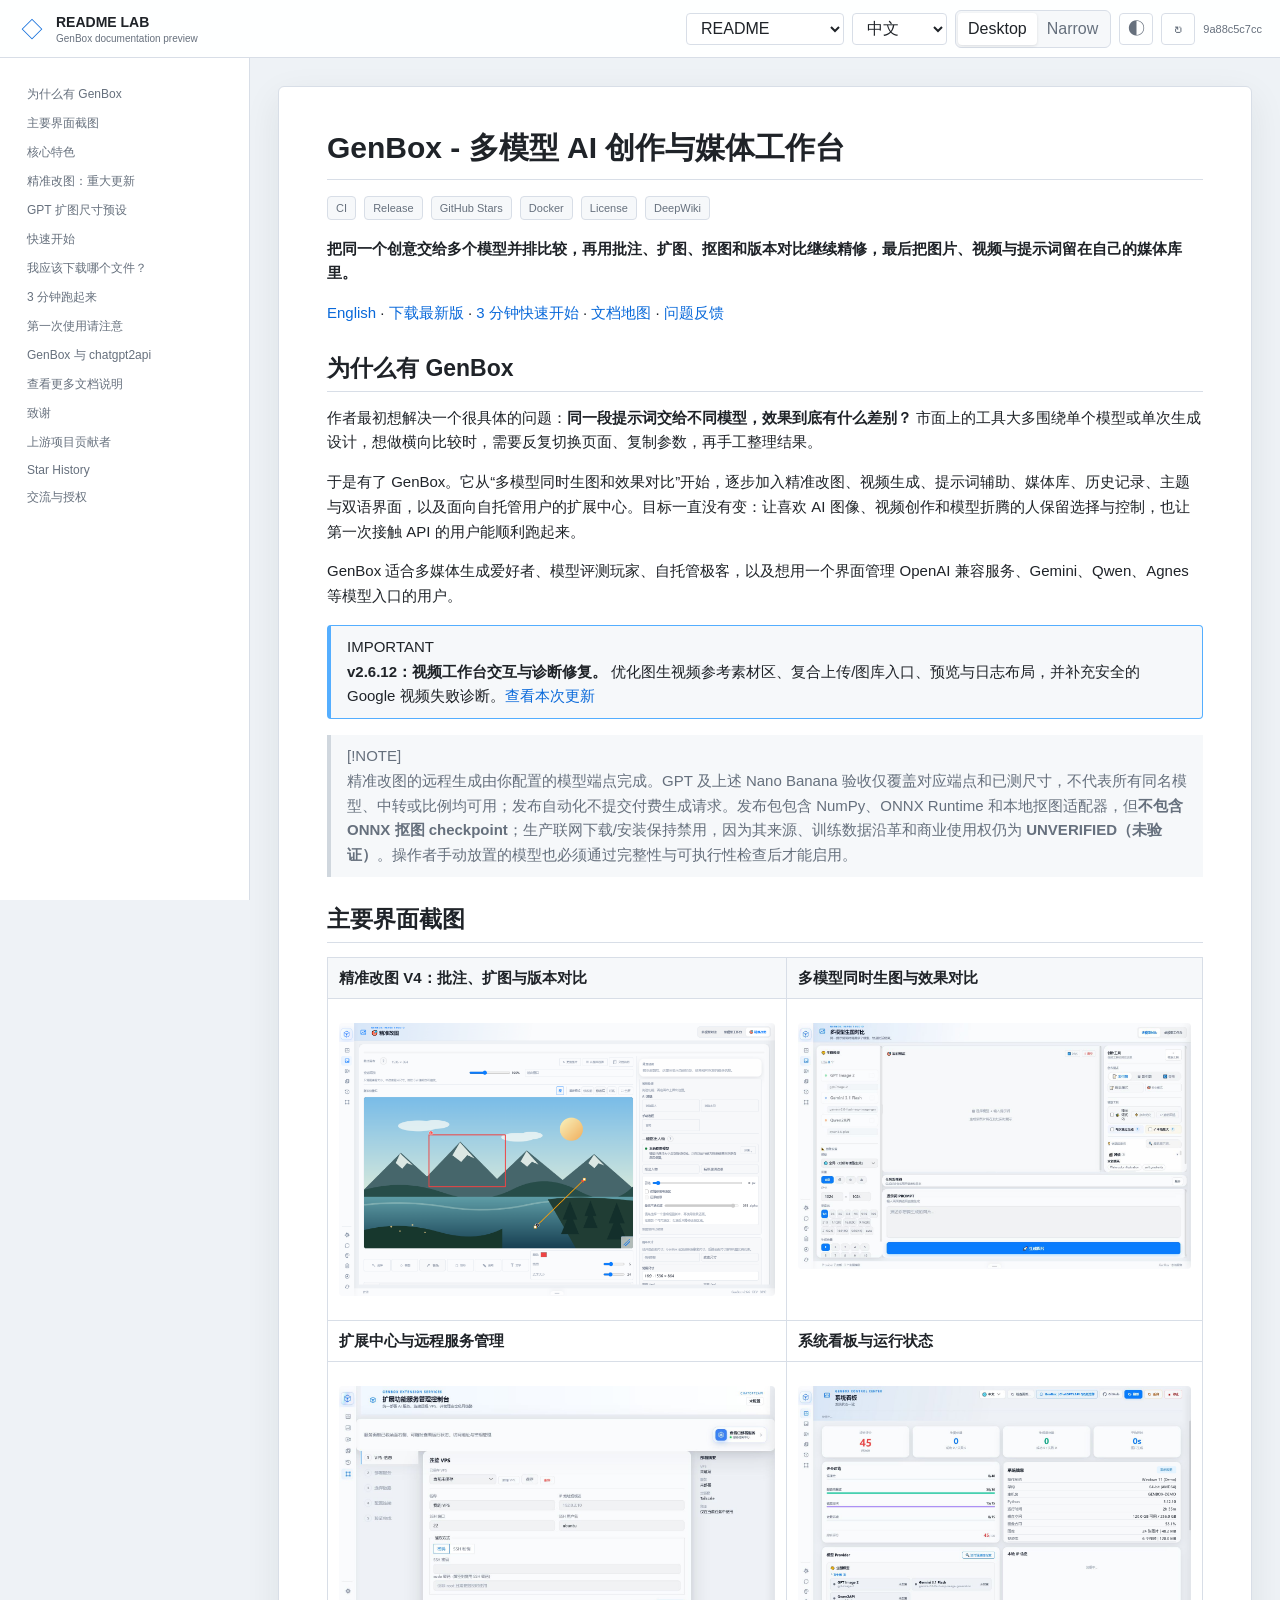
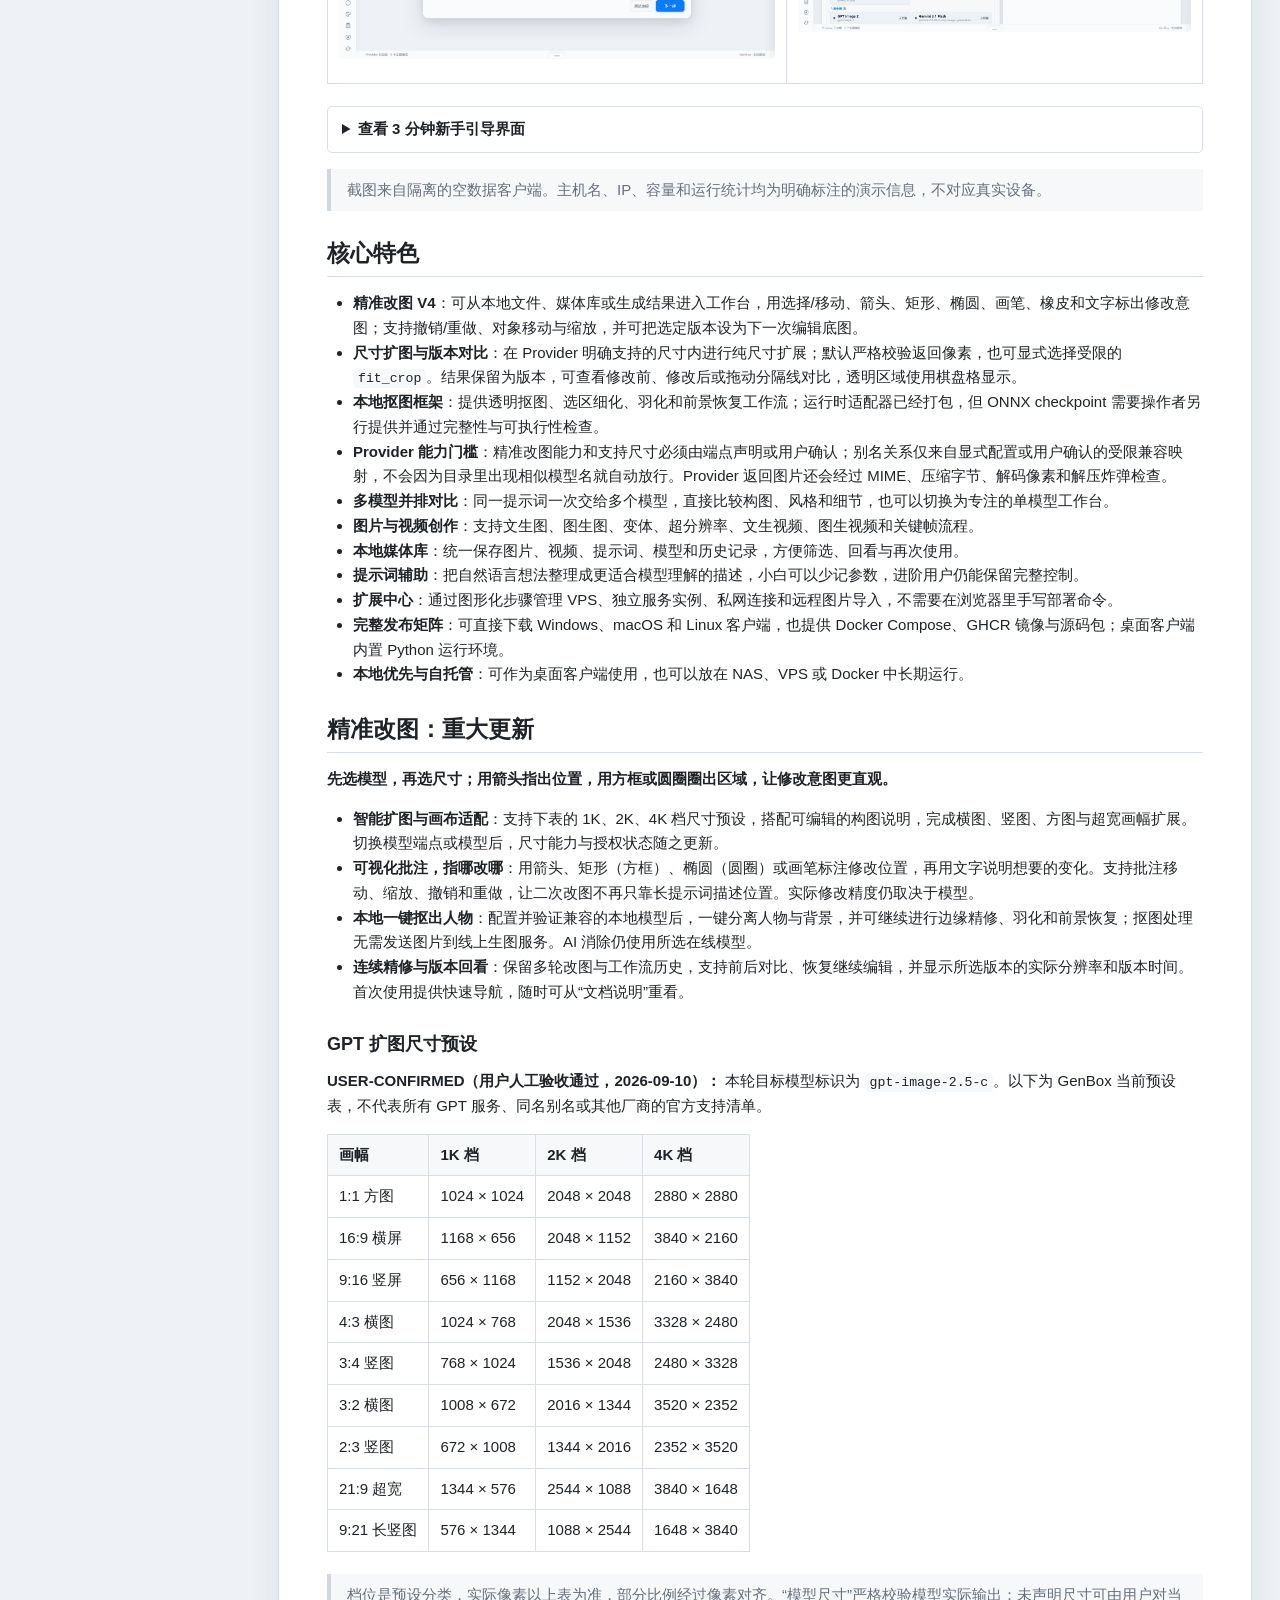
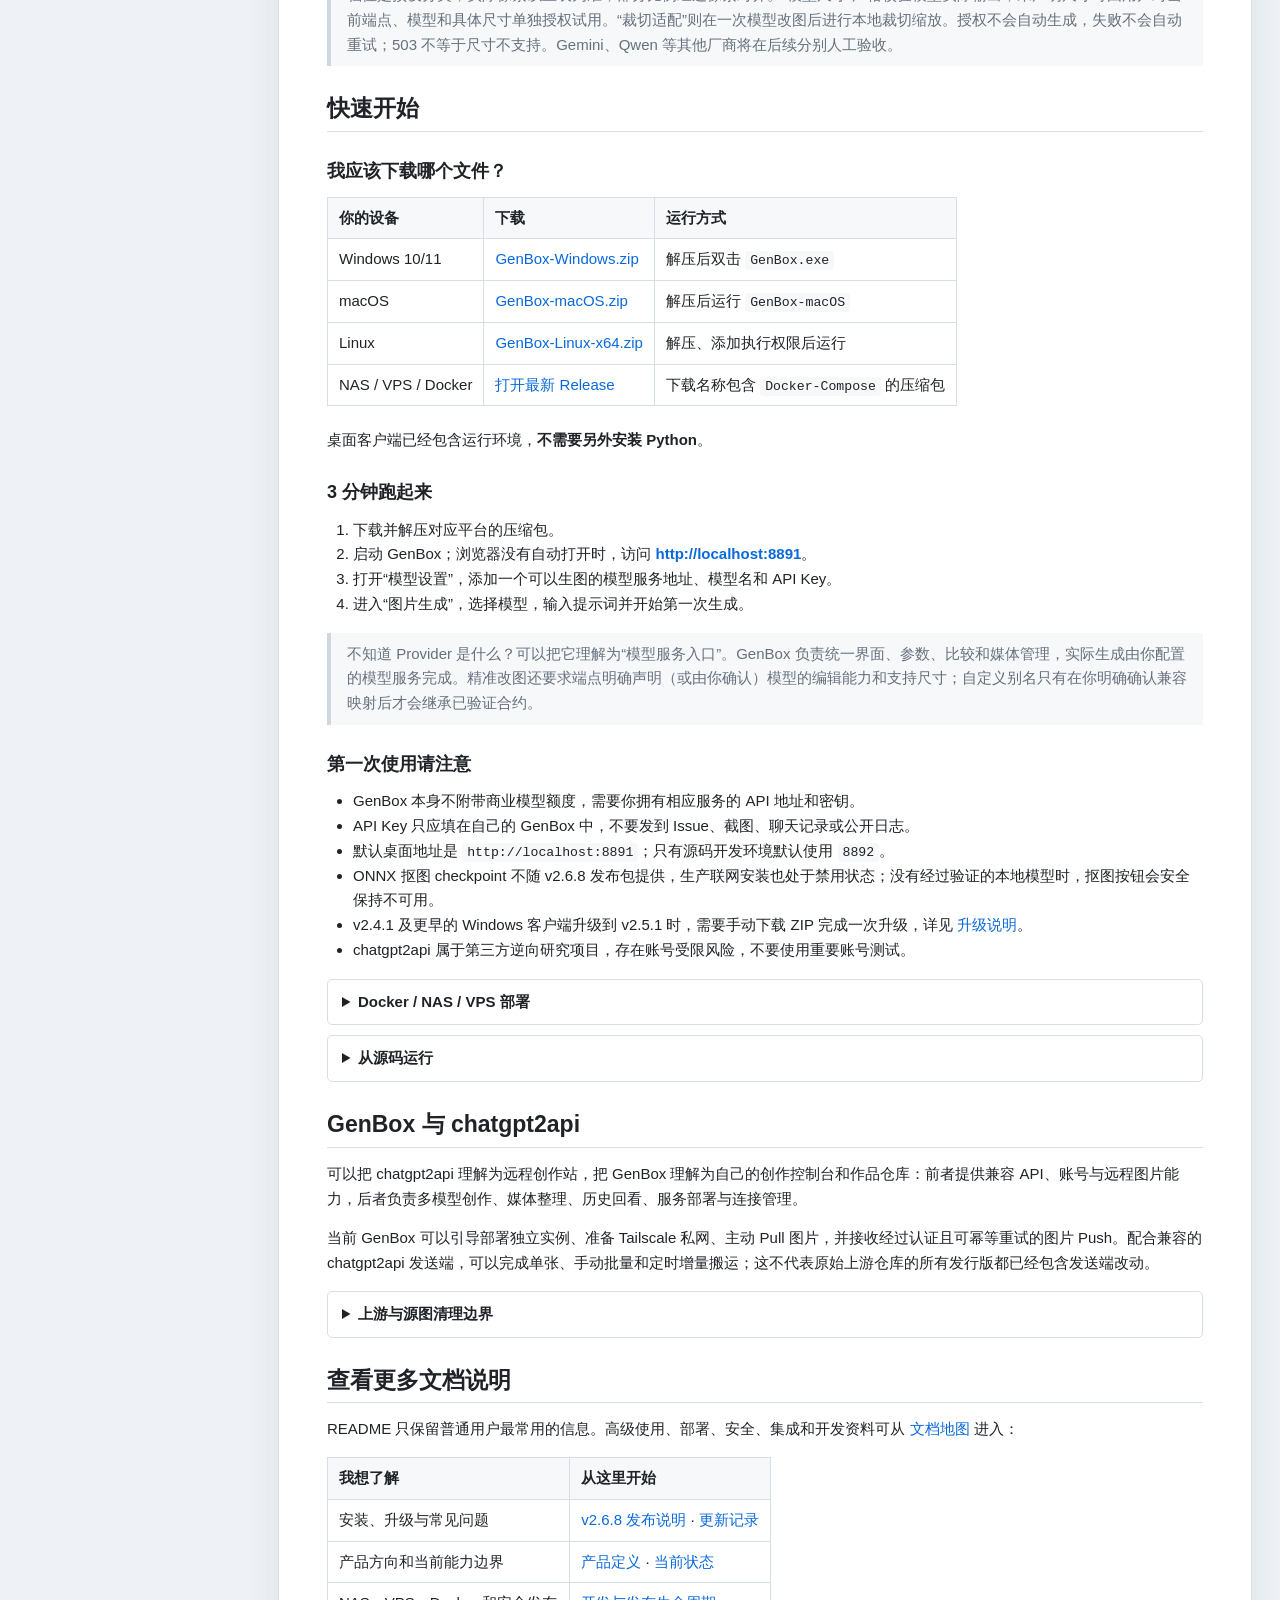
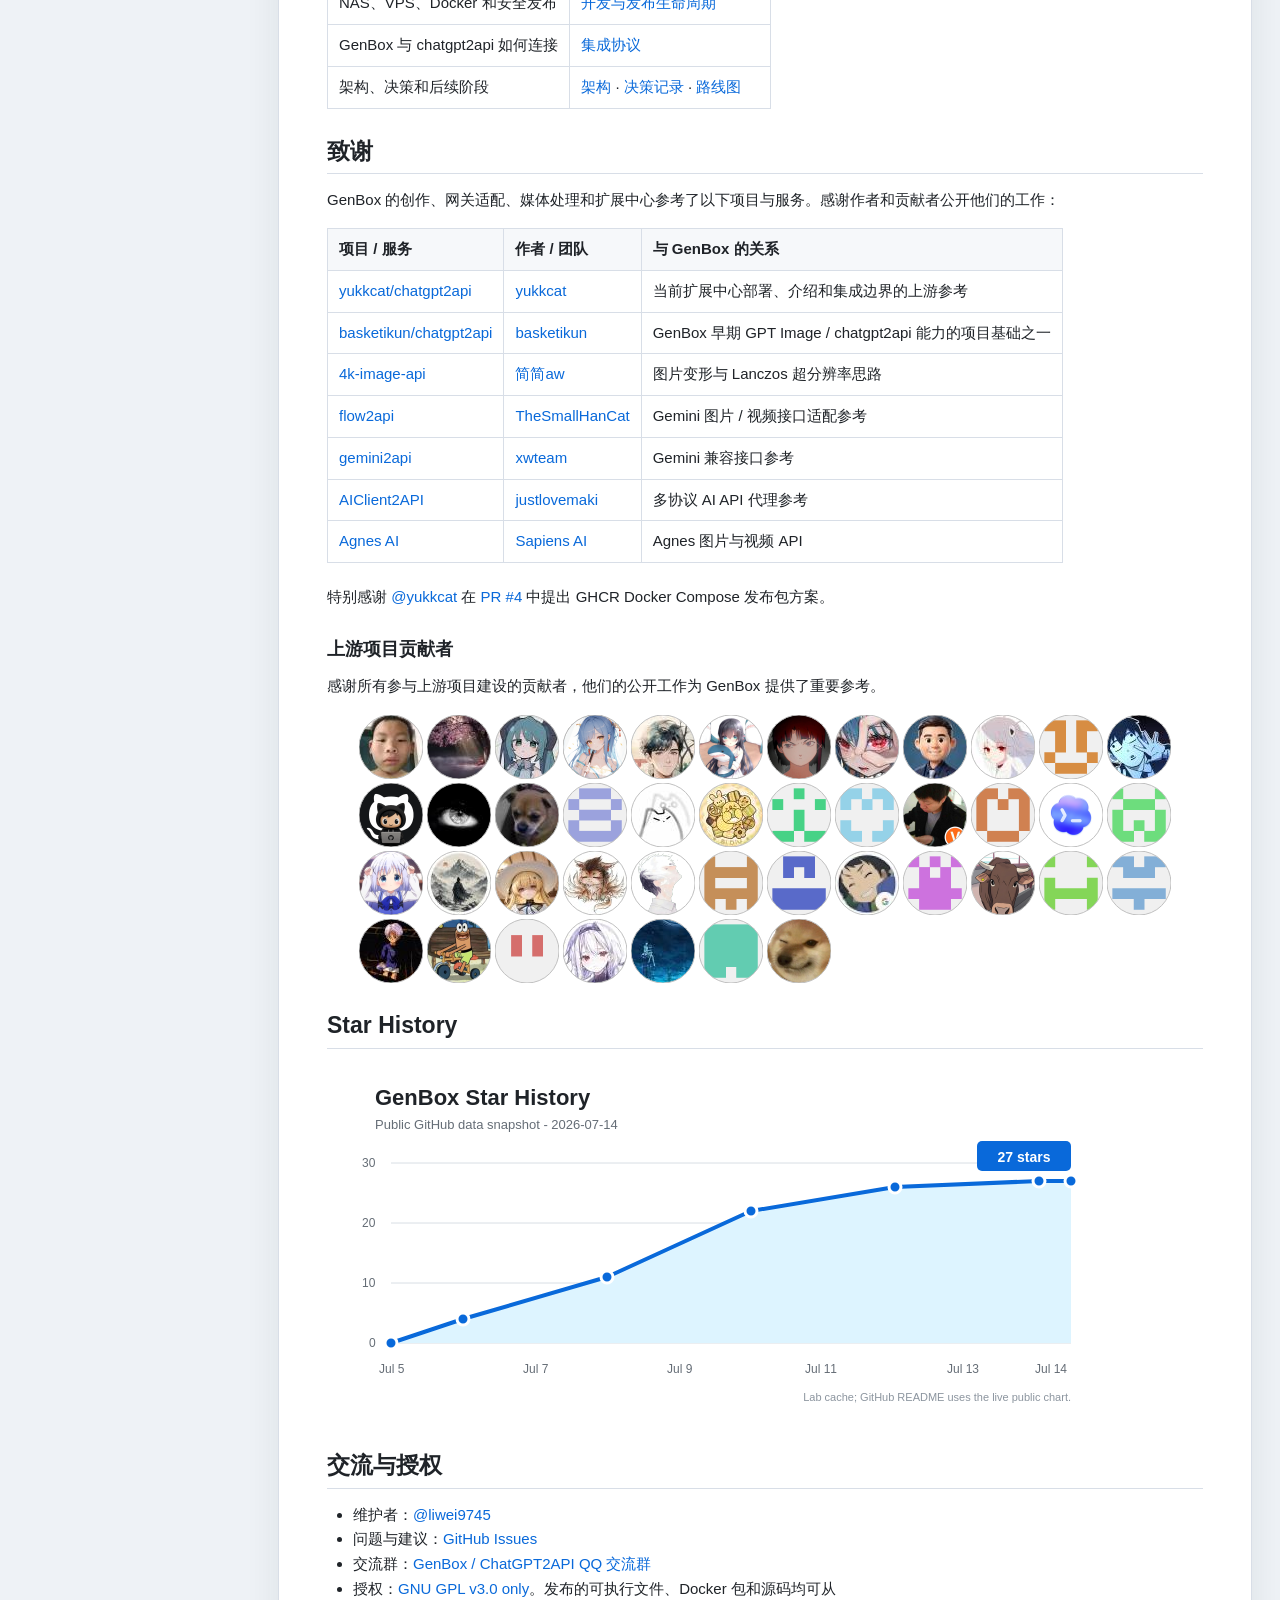
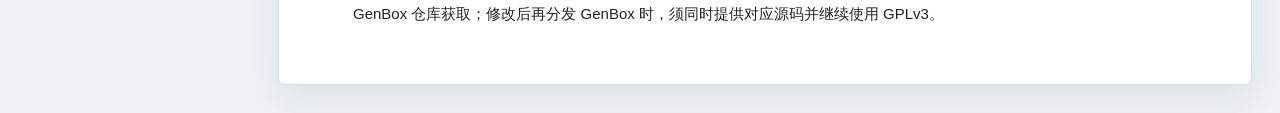
<file: static/readme-lab.html>
<!doctype html>
<html lang="zh-CN">
<head>
  <meta charset="utf-8">
  <meta name="viewport" content="width=device-width, initial-scale=1">
  <title>GenBox README Lab</title>
  <style>
    :root{--bg:#eef2f6;--panel:#fff;--line:#d8dee7;--text:#1f2328;--muted:#66707d;--accent:#0969da;--code:#f6f8fa;--quote:#d0d7de;--shadow:0 12px 36px rgba(31,35,40,.08)}
    *{box-sizing:border-box}html,body{margin:0;min-height:100%;font-family:"Segoe UI","Microsoft YaHei",sans-serif;color:var(--text);background:var(--bg);letter-spacing:0}
    body.dark{--bg:#11161d;--panel:#20262e;--line:#39424e;--text:#e6edf3;--muted:#9da7b3;--accent:#58a6ff;--code:#161b22;--quote:#59636f;--shadow:0 12px 36px rgba(0,0,0,.28)}
    button,select{font:inherit}.toolbar{position:sticky;top:0;z-index:20;height:58px;display:flex;align-items:center;gap:12px;padding:0 18px;border-bottom:1px solid var(--line);background:color-mix(in srgb,var(--panel) 94%,transparent);backdrop-filter:blur(16px)}
    .brand{display:flex;align-items:center;gap:10px;min-width:230px}.mark{width:28px;height:28px;display:grid;place-items:center;color:var(--accent);font-size:22px}.brand strong{font-size:14px}.brand span{display:block;color:var(--muted);font-size:10px;margin-top:2px}
    .controls{margin-left:auto;display:flex;align-items:center;gap:8px}.segment{display:flex;border:1px solid var(--line);border-radius:6px;padding:2px;background:var(--code)}.segment button,.icon-btn,select{height:32px;border:0;border-radius:4px;background:transparent;color:var(--muted);padding:0 10px;cursor:pointer}.segment button.active{background:var(--panel);color:var(--text);box-shadow:0 1px 3px rgba(31,35,40,.12)}.icon-btn{width:34px;padding:0;border:1px solid var(--line);font-size:17px}select{border:1px solid var(--line);background:var(--panel);color:var(--text)}
    .workspace{display:grid;grid-template-columns:250px minmax(0,1fr);min-height:calc(100vh - 58px)}.toc{position:sticky;top:58px;height:calc(100vh - 58px);overflow:auto;padding:22px 16px;border-right:1px solid var(--line);background:var(--panel)}.toc a{display:block;padding:6px 9px;border-left:2px solid transparent;color:var(--muted);font-size:12px;text-decoration:none}.toc a:hover{color:var(--accent);border-color:var(--accent)}
    .stage{padding:28px;overflow:hidden}.viewport{width:min(100%,1040px);margin:0 auto;transition:width .2s ease}.viewport.narrow{width:min(100%,720px)}.readme{padding:42px 48px;background:var(--panel);border:1px solid var(--line);border-radius:6px;box-shadow:var(--shadow);font-size:15px;line-height:1.65;overflow-wrap:anywhere}
    .readme h1,.readme h2,.readme h3,.readme h4{line-height:1.25;margin:28px 0 14px}.readme h1{font-size:30px;margin-top:0;padding-bottom:12px;border-bottom:1px solid var(--line)}.readme h2{font-size:23px;padding-bottom:8px;border-bottom:1px solid var(--line)}.readme h3{font-size:18px}.readme h4{font-size:15px}.readme p{margin:0 0 15px}.readme a{color:var(--accent);text-decoration:none}.readme a:hover{text-decoration:underline}.readme img{display:block;max-width:100%;height:auto;margin:16px auto;border-radius:4px}.readme p>a>img{margin:12px 0}.readme hr{height:1px;border:0;background:var(--line);margin:28px 0}
    .readme blockquote{margin:16px 0;padding:9px 16px;border-left:4px solid var(--quote);color:var(--muted);background:var(--code)}.readme .callout{border:1px solid #54aeff;border-left-width:4px;border-radius:4px;color:var(--text)}.readme .callout strong:first-child{color:var(--accent)}
    .readme code{padding:2px 5px;border-radius:4px;background:var(--code);font-family:Consolas,"SFMono-Regular",monospace;font-size:.88em}.readme pre{overflow:auto;padding:16px;border:1px solid var(--line);border-radius:5px;background:var(--code);line-height:1.45}.readme pre code{padding:0;background:none}.readme table{display:block;width:100%;overflow:auto;border-collapse:collapse;margin:14px 0 22px}.readme th,.readme td{padding:8px 11px;border:1px solid var(--line);text-align:left;vertical-align:top}.readme th{background:var(--code);font-weight:600}.readme ul,.readme ol{padding-left:26px;margin:8px 0 16px}.readme details{margin:10px 0;padding:10px 14px;border:1px solid var(--line);border-radius:5px;background:var(--panel)}.readme summary{cursor:pointer;font-weight:600}.readme .badges img{display:inline-block;margin:2px 3px 2px 0}.external-image{display:inline-flex;align-items:center;min-height:24px;margin:2px 4px 2px 0;padding:2px 8px;border:1px solid var(--line);border-radius:4px;background:var(--code);color:var(--muted);font-size:11px}.external-image.chart{display:flex;justify-content:center;min-height:150px;margin:14px 0;padding:40px;font-size:14px}
    .status{color:var(--muted);font-size:11px;white-space:nowrap}@media(max-width:900px){.workspace{grid-template-columns:1fr}.toc{display:none}.stage{padding:14px}.readme{padding:28px 22px}.brand{min-width:0}.brand span,.status{display:none}}@media(max-width:620px){.toolbar{padding:0 10px}.controls{gap:4px}.segment button{padding:0 7px}.readme{padding:22px 16px;font-size:14px}.readme h1{font-size:25px}.readme h2{font-size:20px}}
  </style>
</head>
<body>
  <header class="toolbar">
    <div class="brand"><div class="mark">◇</div><div><strong id="brandTitle">README LAB</strong><span>GenBox documentation preview</span></div></div>
    <div class="controls">
      <select id="document" aria-label="Preview document"><option value="readme">README</option><option value="release">Release v2.6.12</option></select>
      <select id="language" aria-label="README language"><option value="zh">中文</option><option value="en">English</option></select>
      <div class="segment" aria-label="Preview width"><button type="button" data-width="desktop" class="active">Desktop</button><button type="button" data-width="narrow">Narrow</button></div>
      <button type="button" class="icon-btn" id="theme" title="Toggle theme">◐</button>
      <button type="button" class="icon-btn" id="reload" title="Reload README">↻</button>
      <span class="status" id="status">Loading</span>
    </div>
  </header>
  <main class="workspace">
    <nav class="toc" id="toc" aria-label="README outline"></nav>
    <section class="stage"><div class="viewport" id="viewport"><article class="readme" id="readme"></article></div></section>
  </main>
  <script>
    const params=new URLSearchParams(location.search);
    const state={payload:null,document:params.get('document')==='release'?'release':'readme',language:params.get('lang')==='en'?'en':'zh'};
    const escapeHtml=value=>String(value).replace(/[&<>"']/g,char=>({'&':'&amp;','<':'&lt;','>':'&gt;','"':'&quot;',"'":'&#39;'}[char]));
    const slug=value=>value.toLowerCase().replace(/<[^>]+>/g,'').replace(/[^\w\u4e00-\u9fff -]/g,'').trim().replace(/\s+/g,'-');
    function inline(value){
      const tokens=[];
      let text=escapeHtml(value).replace(/`([^`]+)`/g,(_,code)=>{tokens.push('<code>'+code+'</code>');return '@@TOKEN'+(tokens.length-1)+'@@'});
      text=text.replace(/!\[([^\]]*)\]\(([^)]+)\)/g,'<img src="$2" alt="$1">').replace(/\[([^\]]+)\]\(([^)]+)\)/g,'<a href="$2">$1</a>').replace(/\*\*([^*]+)\*\*/g,'<strong>$1</strong>').replace(/\*([^*]+)\*/g,'<em>$1</em>');
      return text.replace(/@@TOKEN(\d+)@@/g,(_,index)=>tokens[Number(index)]);
    }
    function render(markdown){
      const lines=markdown.replace(/\r/g,'').split('\n');let html='',paragraph=[],list='',quote=[],code=false,codeLang='',codeLines=[];
      const flushParagraph=()=>{if(paragraph.length){html+='<p>'+inline(paragraph.join(' '))+'</p>';paragraph=[]}};
      const flushList=()=>{if(list){html+='</'+list+'>';list=''}};
      const flushQuote=()=>{if(quote.length){const callout=quote.some(line=>line.includes('[!IMPORTANT]'));const content=quote.map(line=>inline(line.replace('[!IMPORTANT]','IMPORTANT'))).join('<br>');html+='<blockquote class="'+(callout?'callout':'')+'">'+content+'</blockquote>';quote=[]}};
      for(let i=0;i<lines.length;i++){
        const raw=lines[i],line=raw.trimEnd();
        if(line.startsWith('```')){flushParagraph();flushList();flushQuote();if(code){html+='<pre><code class="language-'+escapeHtml(codeLang)+'">'+escapeHtml(codeLines.join('\n'))+'</code></pre>';code=false;codeLines=[]}else{code=true;codeLang=line.slice(3).trim()}continue}
        if(code){codeLines.push(raw);continue}
        if(line.startsWith('>')){flushParagraph();flushList();quote.push(line.replace(/^>\s?/,''));continue}else flushQuote();
        if(!line.trim()){flushParagraph();flushList();continue}
        if(/^<\/?(details|summary|a|img)/.test(line.trim())){flushParagraph();flushList();html+=line;continue}
        const heading=line.match(/^(#{1,4})\s+(.+)$/);if(heading){flushParagraph();flushList();const level=heading[1].length,id=slug(heading[2]);html+='<h'+level+' id="'+id+'">'+inline(heading[2])+'</h'+level+'>';continue}
        if(/^---+$/.test(line.trim())){flushParagraph();flushList();html+='<hr>';continue}
        if(line.includes('|')&&i+1<lines.length&&/^\s*\|?\s*:?-+/.test(lines[i+1])){flushParagraph();flushList();const rows=[];rows.push(line);i++;while(i+1<lines.length&&lines[i+1].includes('|')&&lines[i+1].trim()){i++;rows.push(lines[i])}const cells=row=>row.trim().replace(/^\||\|$/g,'').split('|').map(cell=>cell.trim());const header=cells(rows[0]);html+='<table><thead><tr>'+header.map(cell=>'<th>'+inline(cell)+'</th>').join('')+'</tr></thead><tbody>';for(const row of rows.slice(1)){html+='<tr>'+cells(row).map(cell=>'<td>'+inline(cell)+'</td>').join('')+'</tr>'}html+='</tbody></table>';continue}
        const unordered=line.match(/^\s*[-*]\s+(.+)$/),ordered=line.match(/^\s*\d+\.\s+(.+)$/);if(unordered||ordered){flushParagraph();const type=ordered?'ol':'ul';if(list!==type){flushList();html+='<'+type+'>';list=type}html+='<li>'+inline((unordered||ordered)[1])+'</li>';continue}
        paragraph.push(line.trim());
      }
      flushParagraph();flushList();flushQuote();return html;
    }
    function paint(){const item=state.payload[state.document][state.language];const root=document.getElementById('readme');root.innerHTML=render(item.markdown);const badges=root.querySelector('h1')?.nextElementSibling;if(state.document==='readme'&&badges)badges.classList.add('badges');root.querySelectorAll('img').forEach(img=>{if(/^https?:/.test(img.getAttribute('src')||'')){const fallback=document.createElement('span');fallback.className='external-image'+(/Star History|contributors/i.test(img.alt)?' chart':'');fallback.textContent=img.alt||'External image';img.replaceWith(fallback)}});const toc=document.getElementById('toc');toc.innerHTML='';root.querySelectorAll('h2,h3').forEach(heading=>{const link=document.createElement('a');link.href='#'+heading.id;link.textContent=(heading.tagName==='H3'?'  ':'')+heading.textContent;toc.appendChild(link)});document.getElementById('status').textContent=item.sha256.slice(0,10);document.getElementById('brandTitle').textContent=state.document==='release'?'RELEASE NOTES LAB':'README LAB';document.title=state.document==='release'?'GenBox Release Notes Lab':'GenBox README Lab';document.documentElement.lang=state.language==='zh'?'zh-CN':'en'}
    function syncUrl(){const next=new URL(location.href);if(state.document==='release')next.searchParams.set('document','release');else next.searchParams.delete('document');if(state.language==='en')next.searchParams.set('lang','en');else next.searchParams.delete('lang');history.replaceState(null,'',next)}
    async function load(){const response=await fetch('/static/readme-lab-content.json?ts='+Date.now());state.payload=await response.json();document.getElementById('document').value=state.document;document.getElementById('language').value=state.language;paint()}
    document.getElementById('document').addEventListener('change',event=>{state.document=event.target.value;syncUrl();paint();window.scrollTo({top:0,behavior:'instant'})});
    document.getElementById('language').addEventListener('change',event=>{state.language=event.target.value;syncUrl();paint();window.scrollTo({top:0,behavior:'instant'})});
    document.querySelectorAll('[data-width]').forEach(button=>button.addEventListener('click',()=>{document.querySelectorAll('[data-width]').forEach(item=>item.classList.remove('active'));button.classList.add('active');document.getElementById('viewport').classList.toggle('narrow',button.dataset.width==='narrow')}));
    document.getElementById('theme').addEventListener('click',()=>document.body.classList.toggle('dark'));
    document.getElementById('reload').addEventListener('click',load);
    load().catch(error=>{document.getElementById('status').textContent='Failed';document.getElementById('readme').textContent=error.message});
  </script>
</body>
</html>
</file>
